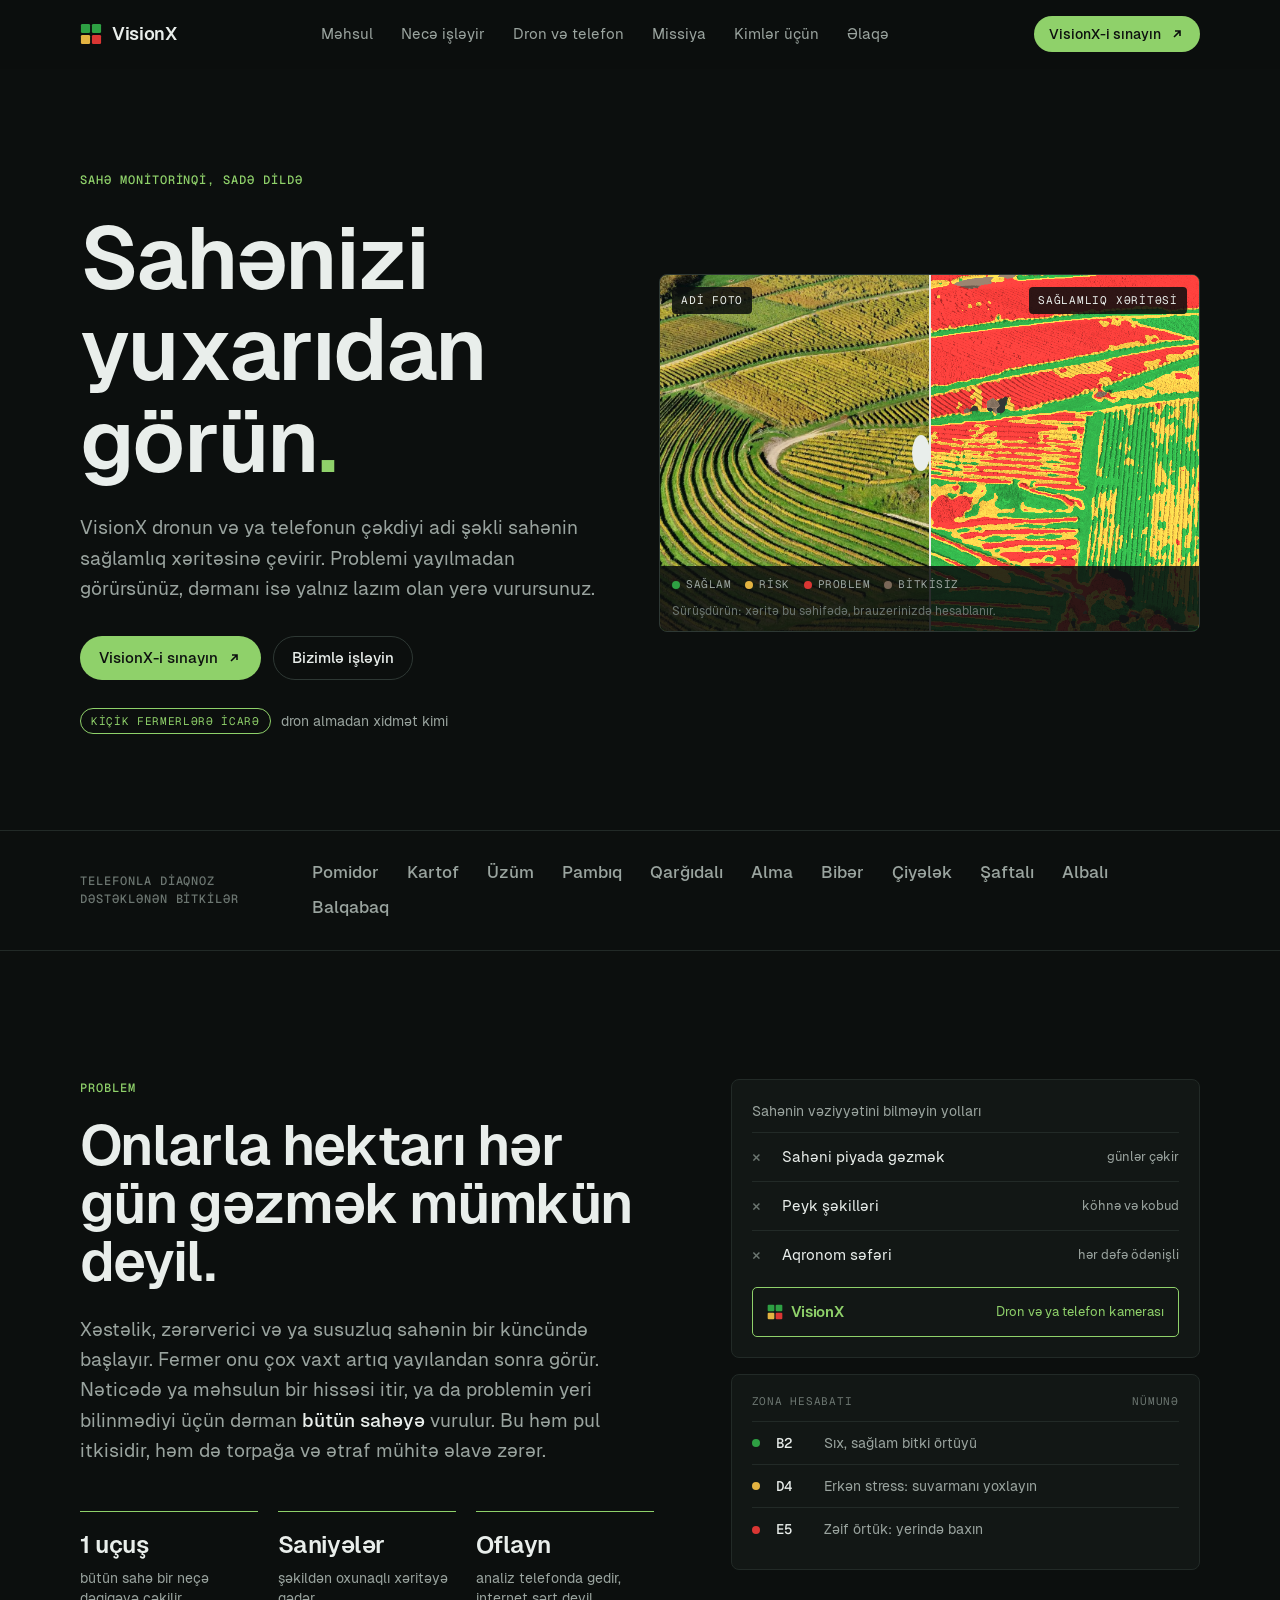
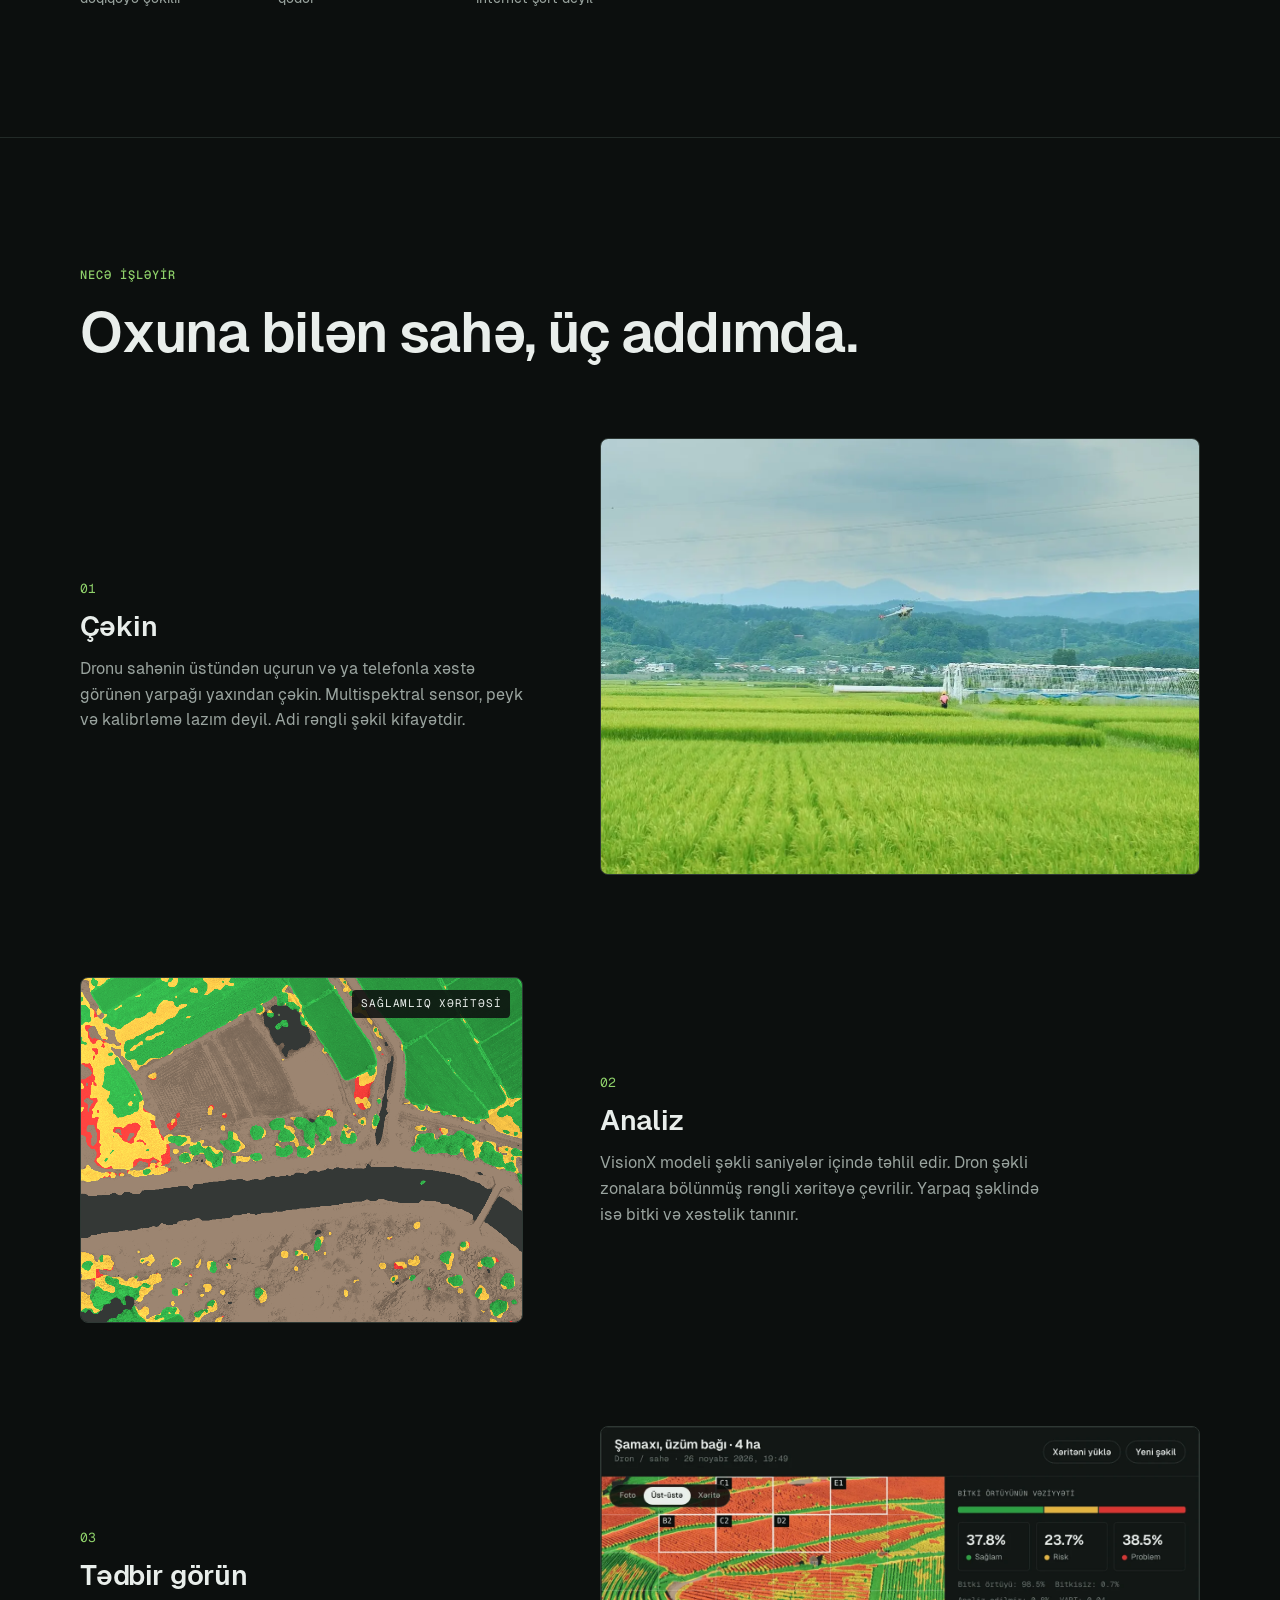
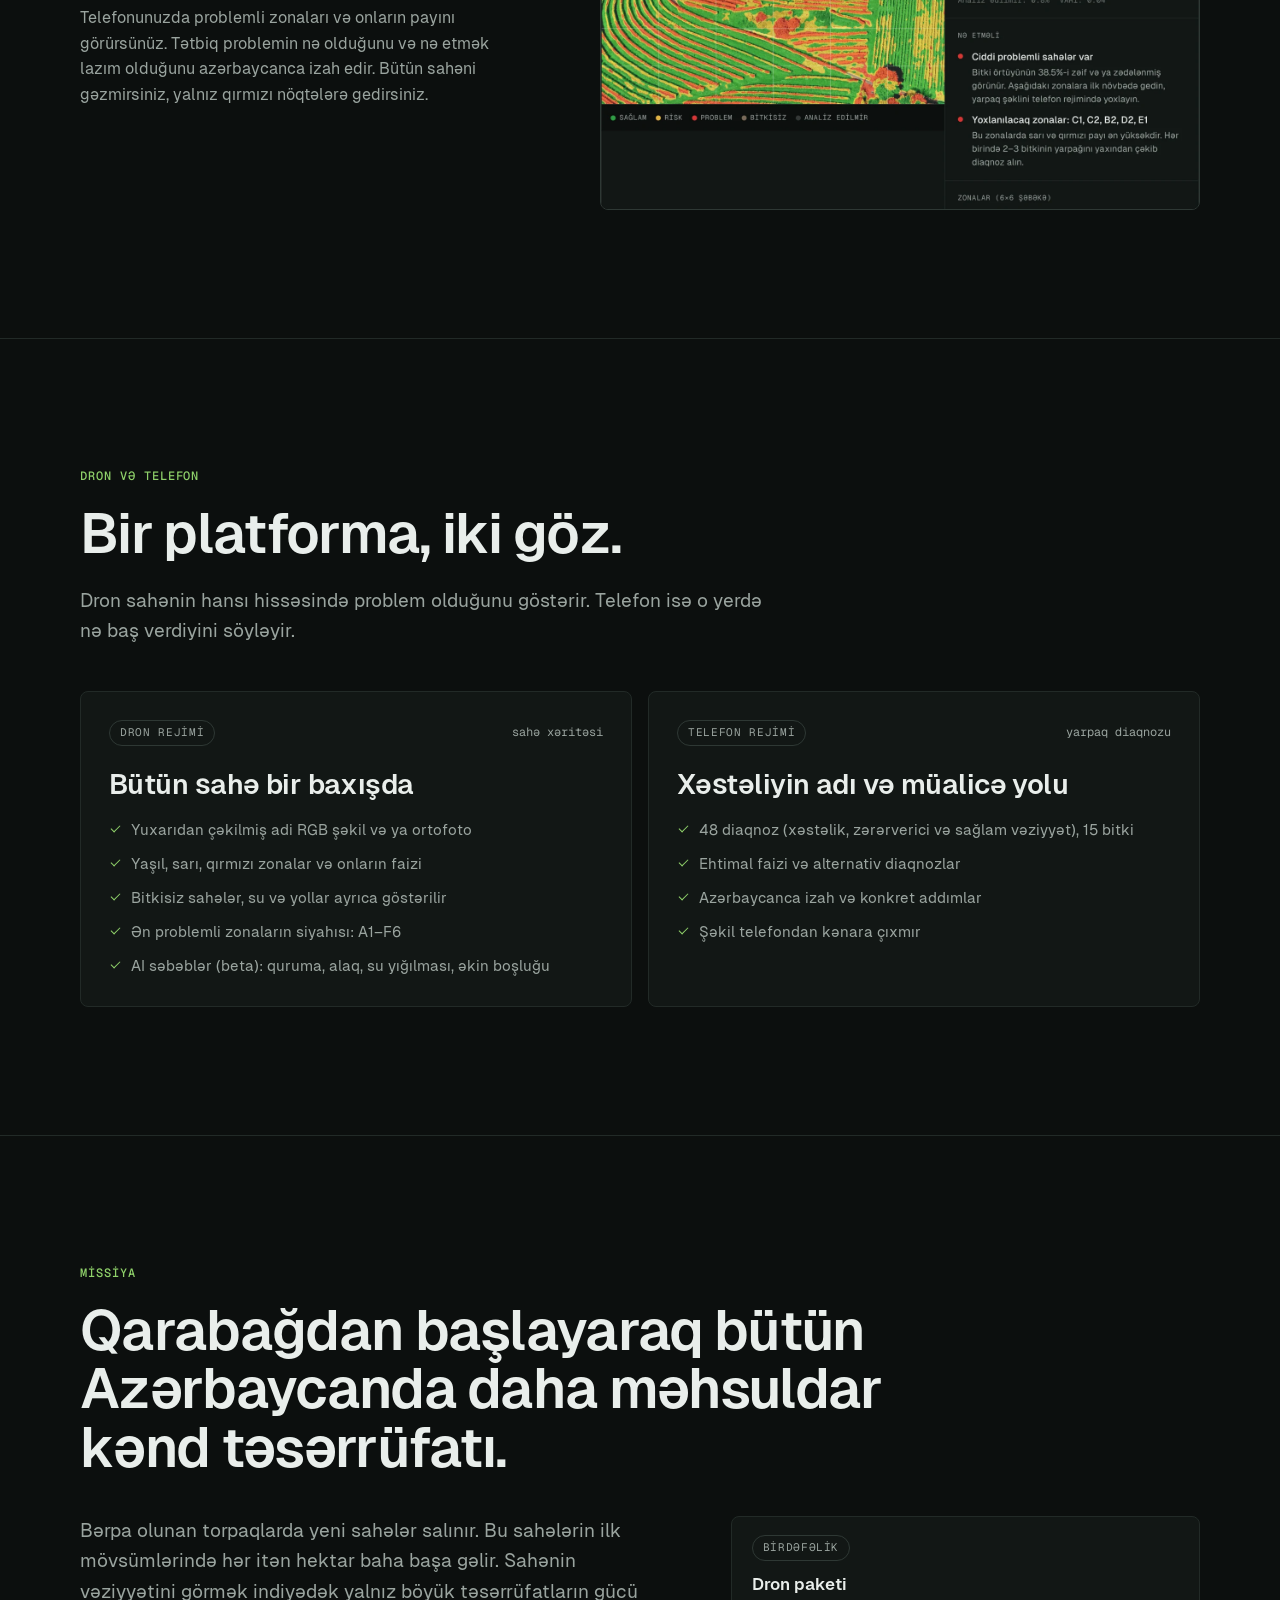
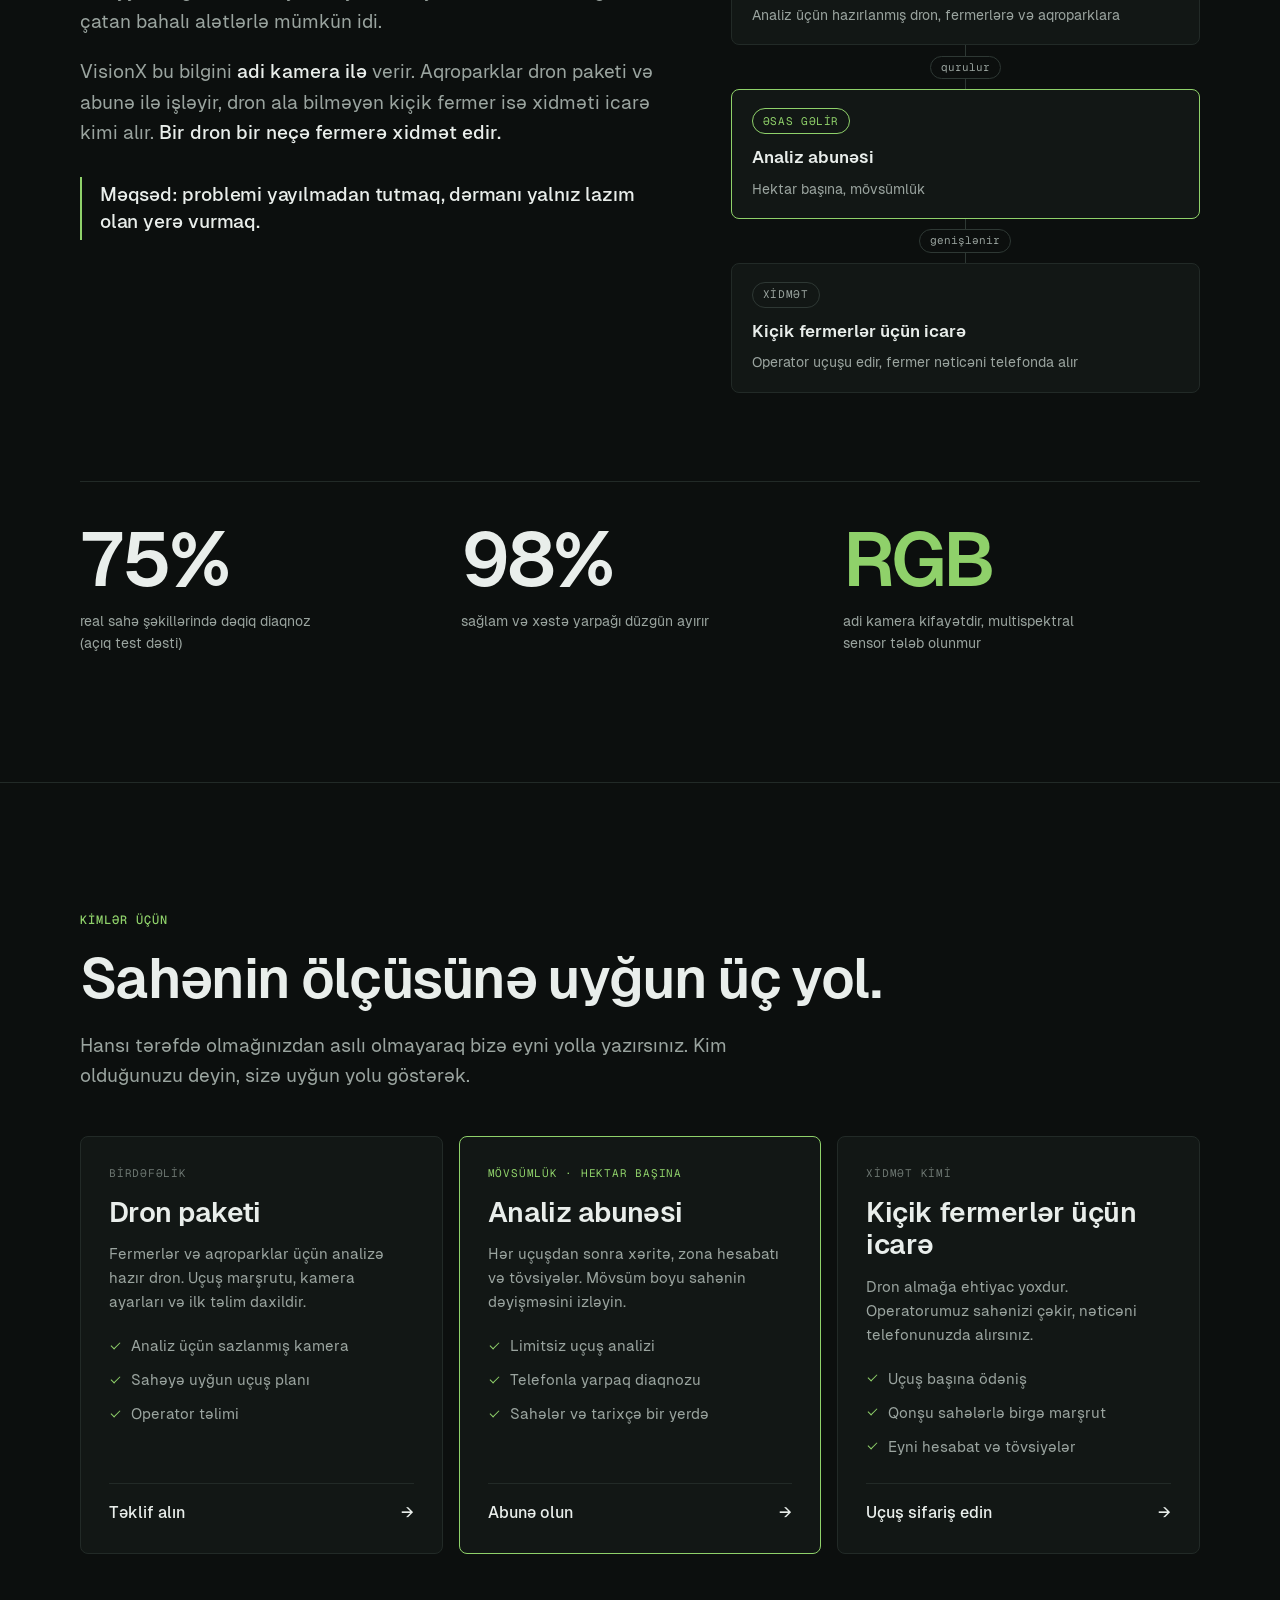
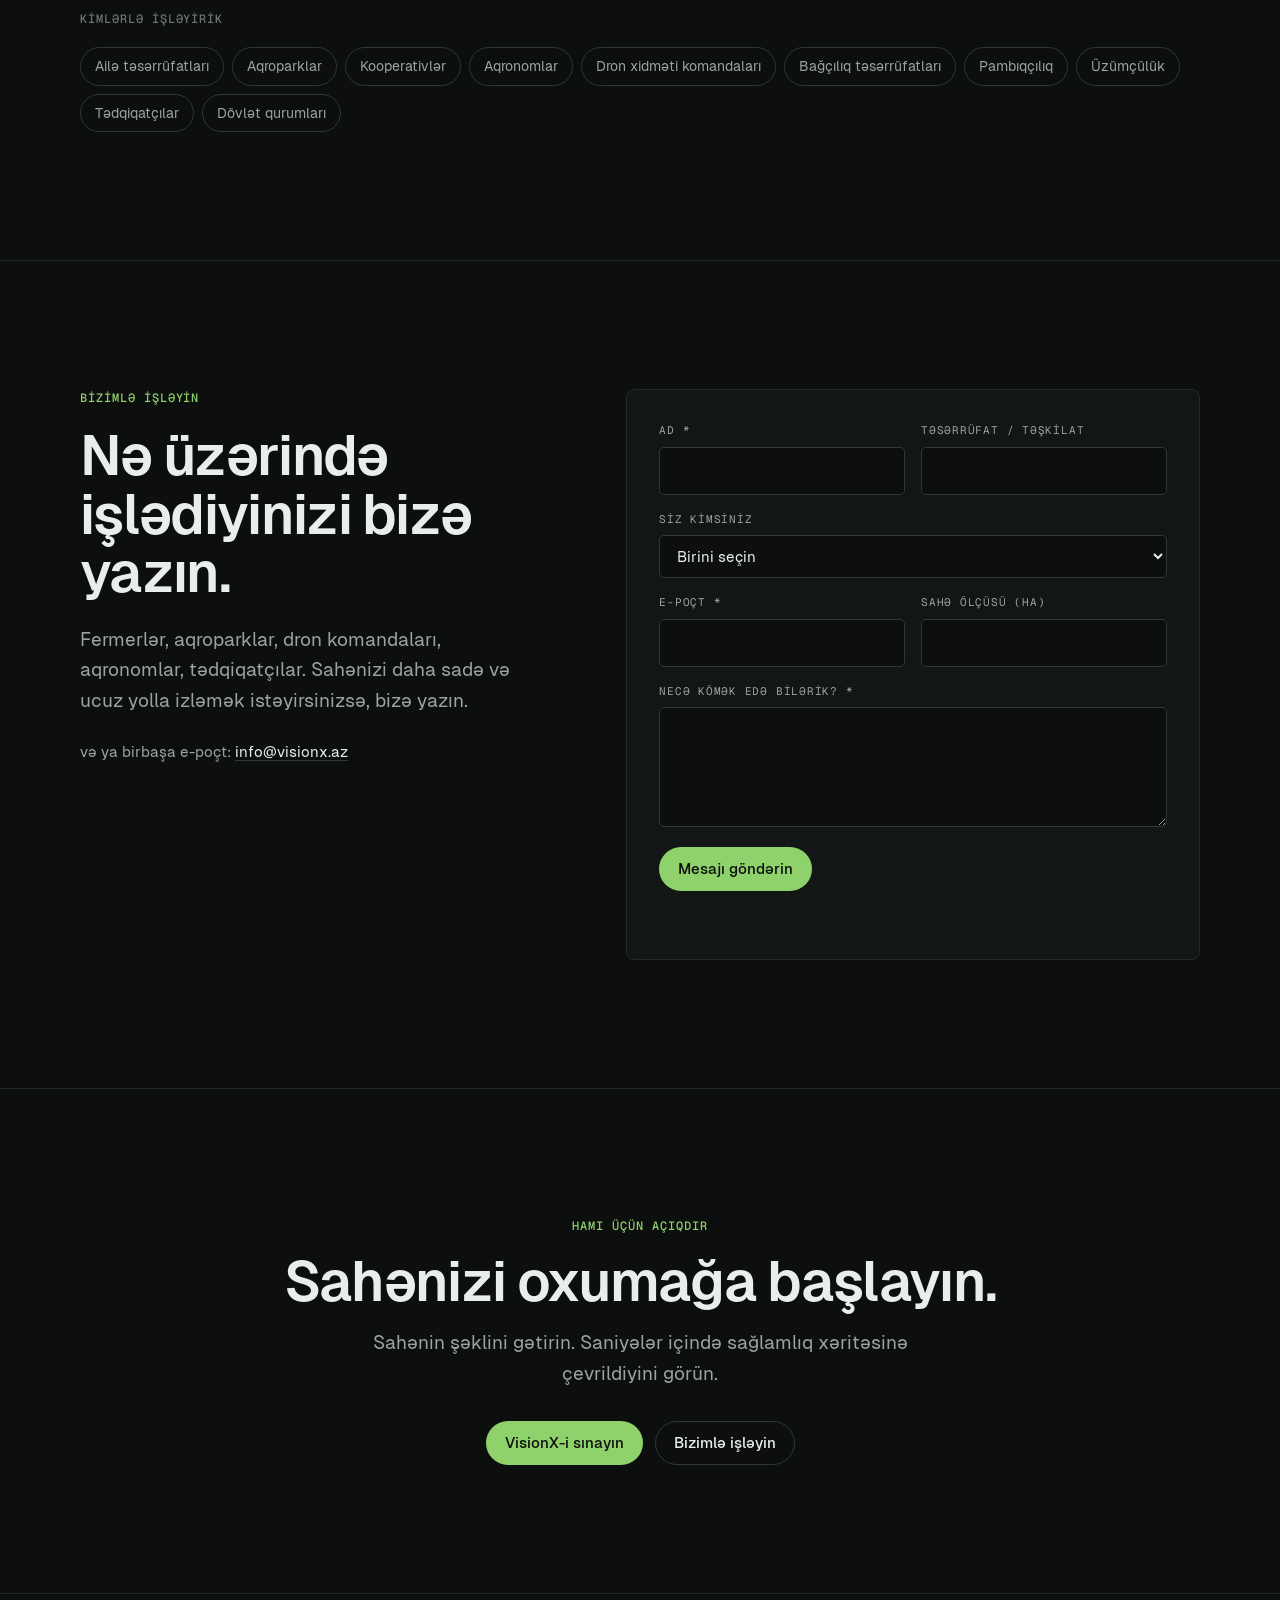
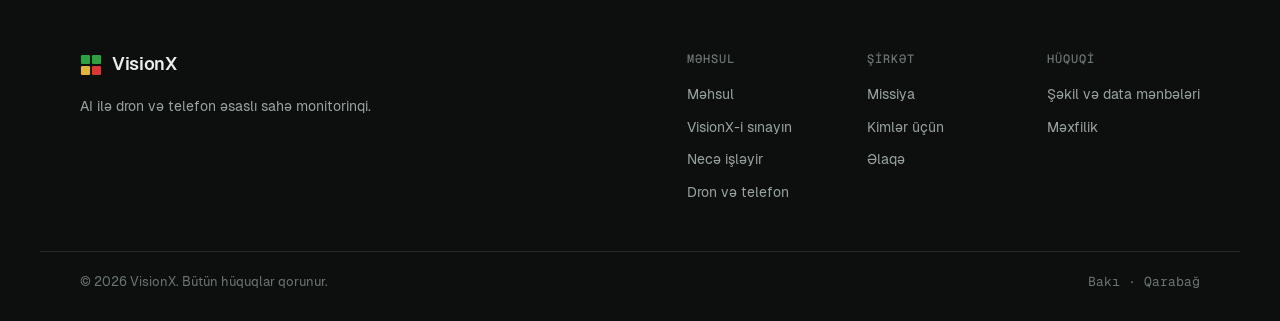
<file: web/index.html>
<!doctype html>
<html lang="az">
<head>
<meta charset="utf-8">
<meta name="viewport" content="width=device-width, initial-scale=1">
<title>VisionX — dron və telefonla sahə monitorinqi</title>
<meta name="description" content="VisionX dron və ya telefon şəklini sahənin sağlamlıq xəritəsinə çevirir: yaşıl sağlam, sarı risk, qırmızı problem. Xəstəliyi tanıyır və nə etməli olduğunuzu azərbaycanca izah edir.">
<meta name="theme-color" content="#0c0f0e">
<meta property="og:title" content="VisionX — sahənizi yuxarıdan görün">
<meta property="og:description" content="Dron və ya telefon şəklindən sahənin sağlamlıq xəritəsi və xəstəlik diaqnozu.">
<meta property="og:image" content="assets/img/field-vineyard.webp">
<link rel="icon" href="assets/img/favicon.svg" type="image/svg+xml">
<link rel="preload" href="assets/fonts/geist-sans-latin-600-normal.woff2" as="font" type="font/woff2" crossorigin>
<link rel="preload" href="assets/fonts/geist-sans-latin-400-normal.woff2" as="font" type="font/woff2" crossorigin>
<link rel="stylesheet" href="assets/css/base.css">
<link rel="stylesheet" href="assets/css/site.css">
</head>
<body>

<header class="nav" id="top">
  <div class="wrap nav__inner">
    <a class="logo" href="#top" aria-label="VisionX ana səhifə">
      <svg viewBox="0 0 24 24" aria-hidden="true"><rect x="1" y="1" width="10" height="10" rx="1.5" fill="#2ea043"/><rect x="13" y="1" width="10" height="10" rx="1.5" fill="#2ea043"/><rect x="1" y="13" width="10" height="10" rx="1.5" fill="#e3b341"/><rect x="13" y="13" width="10" height="10" rx="1.5" fill="#da3633"/></svg>
      <span>VisionX</span>
    </a>
    <nav class="nav__links" aria-label="Əsas menyu">
      <a href="mehsul.html">Məhsul</a>
      <a href="#nece-isleyir">Necə işləyir</a>
      <a href="#rejimler">Dron və telefon</a>
      <a href="#missiya">Missiya</a>
      <a href="#kimler-ucun">Kimlər üçün</a>
      <a href="#elaqe">Əlaqə</a>
    </nav>
    <div class="nav__cta">
      <a class="btn btn--primary btn--sm" href="app/">VisionX-i sınayın
        <svg viewBox="0 0 16 16" fill="none" stroke="currentColor" stroke-width="1.6"><path d="M5 11 11 5M6 5h5v5"/></svg></a>
      <button class="nav__toggle" aria-label="Menyunu aç" aria-expanded="false" aria-controls="mobile-menu"><span></span><span></span></button>
    </div>
  </div>
  <div class="mobile-menu" id="mobile-menu" hidden>
    <a href="mehsul.html">Məhsul</a>
    <a href="#nece-isleyir">Necə işləyir</a>
    <a href="#rejimler">Dron və telefon</a>
    <a href="#missiya">Missiya</a>
    <a href="#kimler-ucun">Kimlər üçün</a>
    <a href="#elaqe">Əlaqə</a>
    <a class="btn btn--primary" href="app/">VisionX-i sınayın</a>
  </div>
</header>

<main>

<!-- HERO -->
<section class="hero">
  <div class="wrap hero__grid">
    <div class="hero__copy">
      <p class="eyebrow">Sahə monitorinqi, sadə dildə</p>
      <h1>Sahənizi<br>yuxarıdan<br>görün<span class="accent">.</span></h1>
      <p class="lead">VisionX dronun və ya telefonun çəkdiyi adi şəkli sahənin sağlamlıq xəritəsinə çevirir. Problemi yayılmadan görürsünüz, dərmanı isə yalnız lazım olan yerə vurursunuz.</p>
      <div class="hero__actions">
        <a class="btn btn--primary" href="app/">VisionX-i sınayın
          <svg viewBox="0 0 16 16" fill="none" stroke="currentColor" stroke-width="1.6"><path d="M5 11 11 5M6 5h5v5"/></svg></a>
        <a class="btn btn--ghost" href="#elaqe">Bizimlə işləyin</a>
      </div>
      <p class="hero__note"><span class="tag tag--accent">Kiçik fermerlərə icarə</span> <span class="muted">dron almadan xidmət kimi</span></p>
    </div>

    <figure class="compare" data-compare data-src="assets/img/field-vineyard.webp">
      <img class="compare__photo" src="assets/img/field-vineyard.webp" alt="Üzüm bağının yuxarıdan çəkilmiş adi fotosu" width="1440" height="954" fetchpriority="high">
      <div class="compare__map" aria-hidden="true"><canvas></canvas></div>
      <span class="compare__label compare__label--l">Adi foto</span>
      <span class="compare__label compare__label--r">Sağlamlıq xəritəsi</span>
      <div class="compare__handle" aria-hidden="true"><svg viewBox="0 0 16 16" fill="none" stroke="currentColor" stroke-width="1.6"><path d="M6 4 2 8l4 4M10 4l4 4-4 4"/></svg></div>
      <input class="compare__range" type="range" min="0" max="100" value="50" aria-label="Foto ilə xəritə arasında sürüşdürün">
      <figcaption>
        <span class="legend"><span><i class="dot dot--ok"></i>Sağlam</span><span><i class="dot dot--warn"></i>Risk</span><span><i class="dot dot--bad"></i>Problem</span><span><i class="dot dot--soil"></i>Bitkisiz</span></span>
        <span class="compare__hint">Sürüşdürün: xəritə bu səhifədə, brauzerinizdə hesablanır.</span>
      </figcaption>
    </figure>
  </div>
</section>

<!-- CROPS STRIP (replaces press logos) -->
<section class="strip" aria-label="Dəstəklənən bitkilər">
  <div class="wrap strip__inner">
    <p class="eyebrow eyebrow--muted">Telefonla diaqnoz dəstəklənən bitkilər</p>
    <ul class="strip__list">
      <li>Pomidor</li><li>Kartof</li><li>Üzüm</li><li>Pambıq</li><li>Qarğıdalı</li><li>Alma</li><li>Bibər</li><li>Çiyələk</li><li>Şaftalı</li><li>Albalı</li><li>Balqabaq</li>
    </ul>
  </div>
</section>

<!-- THE PROBLEM -->
<section class="section" id="problem">
  <div class="wrap split">
    <div>
      <p class="eyebrow">Problem</p>
      <h2>Onlarla hektarı hər gün gəzmək mümkün deyil.</h2>
      <p class="lead">Xəstəlik, zərərverici və ya susuzluq sahənin bir küncündə başlayır. Fermer onu çox vaxt artıq yayılandan sonra görür. Nəticədə ya məhsulun bir hissəsi itir, ya da problemin yeri bilinmədiyi üçün dərman <strong>bütün sahəyə</strong> vurulur. Bu həm pul itkisidir, həm də torpağa və ətraf mühitə əlavə zərər.</p>
      <dl class="stats3">
        <div><dt>1 uçuş</dt><dd>bütün sahə bir neçə dəqiqəyə çəkilir</dd></div>
        <div><dt>Saniyələr</dt><dd>şəkildən oxunaqlı xəritəyə qədər</dd></div>
        <div><dt>Oflayn</dt><dd>analiz telefonda gedir, internet şərt deyil</dd></div>
      </dl>
    </div>
    <div class="stack">
      <div class="card ways">
        <p class="ways__title">Sahənin vəziyyətini bilməyin yolları</p>
        <ul>
          <li><span class="x">×</span>Sahəni piyada gəzmək<span class="muted">günlər çəkir</span></li>
          <li><span class="x">×</span>Peyk şəkilləri<span class="muted">köhnə və kobud</span></li>
          <li><span class="x">×</span>Aqronom səfəri<span class="muted">hər dəfə ödənişli</span></li>
          <li class="ways__us"><span class="logo logo--sm"><svg viewBox="0 0 24 24" aria-hidden="true"><rect x="1" y="1" width="10" height="10" rx="1.5" fill="#2ea043"/><rect x="13" y="1" width="10" height="10" rx="1.5" fill="#2ea043"/><rect x="1" y="13" width="10" height="10" rx="1.5" fill="#e3b341"/><rect x="13" y="13" width="10" height="10" rx="1.5" fill="#da3633"/></svg>VisionX</span><span>Dron və ya telefon kamerası</span></li>
        </ul>
      </div>
      <div class="card readings">
        <div class="readings__head"><span>Zona hesabatı</span><span>Nümunə</span></div>
        <ul>
          <li><i class="dot dot--ok"></i><b class="mono">B2</b><span>Sıx, sağlam bitki örtüyü</span></li>
          <li><i class="dot dot--warn"></i><b class="mono">D4</b><span>Erkən stress: suvarmanı yoxlayın</span></li>
          <li><i class="dot dot--bad"></i><b class="mono">E5</b><span>Zəif örtük: yerində baxın</span></li>
        </ul>
      </div>
    </div>
  </div>
</section>

<!-- HOW IT WORKS -->
<section class="section" id="nece-isleyir">
  <div class="wrap">
    <p class="eyebrow">Necə işləyir</p>
    <h2 class="h2--narrow">Oxuna bilən sahə, üç addımda.</h2>

    <div class="steps">
      <article class="step">
        <div class="step__text">
          <p class="step__num mono">01</p>
          <h3>Çəkin</h3>
          <p class="muted">Dronu sahənin üstündən uçurun və ya telefonla xəstə görünən yarpağı yaxından çəkin. Multispektral sensor, peyk və kalibrləmə lazım deyil. Adi rəngli şəkil kifayətdir.</p>
        </div>
        <figure class="step__media"><img src="assets/img/drone-rice.webp" alt="Düyü sahəsinin üzərində uçan kənd təsərrüfatı dronu" loading="lazy" width="1200" height="873"></figure>
      </article>

      <article class="step step--rev">
        <div class="step__text">
          <p class="step__num mono">02</p>
          <h3>Analiz</h3>
          <p class="muted">VisionX modeli şəkli saniyələr içində təhlil edir. Dron şəkli zonalara bölünmüş rəngli xəritəyə çevrilir. Yarpaq şəklində isə bitki və xəstəlik tanınır.</p>
        </div>
        <figure class="step__media step__media--map" data-livemap data-src="assets/img/field-canal.webp">
          <canvas aria-label="Suvarma kanalı ətrafındakı sahələrin sağlamlıq xəritəsi" role="img"></canvas>
          <span class="compare__label compare__label--r">Sağlamlıq xəritəsi</span>
        </figure>
      </article>

      <article class="step">
        <div class="step__text">
          <p class="step__num mono">03</p>
          <h3>Tədbir görün</h3>
          <p class="muted">Telefonunuzda problemli zonaları və onların payını görürsünüz. Tətbiq problemin nə olduğunu və nə etmək lazım olduğunu azərbaycanca izah edir. Bütün sahəni gəzmirsiniz, yalnız qırmızı nöqtələrə gedirsiniz.</p>
        </div>
        <figure class="step__media step__media--shot"><img src="assets/img/app-result.webp" alt="VisionX tətbiqində sahə hesabatı: xəritə, zonalar və tövsiyələr" loading="lazy" width="1400" height="894"></figure>
      </article>
    </div>
  </div>
</section>

<!-- TWO MODES -->
<section class="section" id="rejimler">
  <div class="wrap">
    <p class="eyebrow">Dron və telefon</p>
    <h2 class="h2--narrow">Bir platforma, iki göz.</h2>
    <p class="lead lead--narrow">Dron sahənin hansı hissəsində problem olduğunu göstərir. Telefon isə o yerdə nə baş verdiyini söyləyir.</p>
    <div class="modes">
      <article class="card mode">
        <div class="mode__head"><span class="tag">Dron rejimi</span><span class="mono muted">sahə xəritəsi</span></div>
        <h3>Bütün sahə bir baxışda</h3>
        <ul class="checks">
          <li>Yuxarıdan çəkilmiş adi RGB şəkil və ya ortofoto</li>
          <li>Yaşıl, sarı, qırmızı zonalar və onların faizi</li>
          <li>Bitkisiz sahələr, su və yollar ayrıca göstərilir</li>
          <li>Ən problemli zonaların siyahısı: A1–F6</li>
          <li>AI səbəblər (beta): quruma, alaq, su yığılması, əkin boşluğu</li>
        </ul>
      </article>
      <article class="card mode">
        <div class="mode__head"><span class="tag">Telefon rejimi</span><span class="mono muted">yarpaq diaqnozu</span></div>
        <h3>Xəstəliyin adı və müalicə yolu</h3>
        <ul class="checks">
          <li><span data-stat="classes">48</span> diaqnoz (xəstəlik, zərərverici və sağlam vəziyyət), <span data-stat="crops">15</span> bitki</li>
          <li>Ehtimal faizi və alternativ diaqnozlar</li>
          <li>Azərbaycanca izah və konkret addımlar</li>
          <li>Şəkil telefondan kənara çıxmır</li>
        </ul>
      </article>
    </div>
  </div>
</section>

<!-- MISSION / BUSINESS MODEL -->
<section class="section" id="missiya">
  <div class="wrap">
    <p class="eyebrow">Missiya</p>
    <h2 class="h2--narrow">Qarabağdan başlayaraq bütün Azərbaycanda daha məhsuldar kənd təsərrüfatı.</h2>
    <div class="split split--mission">
      <div class="mission__text">
        <p class="lead">Bərpa olunan torpaqlarda yeni sahələr salınır. Bu sahələrin ilk mövsümlərində hər itən hektar baha başa gəlir. Sahənin vəziyyətini görmək indiyədək yalnız böyük təsərrüfatların gücü çatan bahalı alətlərlə mümkün idi.</p>
        <p class="lead">VisionX bu bilgini <strong>adi kamera ilə</strong> verir. Aqroparklar dron paketi və abunə ilə işləyir, dron ala bilməyən kiçik fermer isə xidməti icarə kimi alır. <strong>Bir dron bir neçə fermerə xidmət edir.</strong></p>
        <blockquote>Məqsəd: problemi yayılmadan tutmaq, dərmanı yalnız lazım olan yerə vurmaq.</blockquote>
      </div>
      <div class="flow" aria-label="Biznes modeli">
        <div class="card flow__node"><span class="tag">Birdəfəlik</span><b>Dron paketi</b><span class="muted">Analiz üçün hazırlanmış dron, fermerlərə və aqroparklara</span></div>
        <div class="flow__link"><span>qurulur</span></div>
        <div class="card flow__node flow__node--core"><span class="tag tag--accent">Əsas gəlir</span><b>Analiz abunəsi</b><span class="muted">Hektar başına, mövsümlük</span></div>
        <div class="flow__link"><span>genişlənir</span></div>
        <div class="card flow__node"><span class="tag">Xidmət</span><b>Kiçik fermerlər üçün icarə</b><span class="muted">Operator uçuşu edir, fermer nəticəni telefonda alır</span></div>
      </div>
    </div>
    <dl class="bigstats">
      <div><dt data-stat="acc">—</dt><dd>real sahə şəkillərində dəqiq diaqnoz (açıq test dəsti)</dd></div>
      <div><dt data-stat="hd">—</dt><dd>sağlam və xəstə yarpağı düzgün ayırır</dd></div>
      <div><dt class="accent">RGB</dt><dd>adi kamera kifayətdir, multispektral sensor tələb olunmur</dd></div>
    </dl>
  </div>
</section>

<!-- WHO IT'S FOR -->
<section class="section" id="kimler-ucun">
  <div class="wrap">
    <p class="eyebrow">Kimlər üçün</p>
    <h2 class="h2--narrow">Sahənin ölçüsünə uyğun üç yol.</h2>
    <p class="lead lead--narrow">Hansı tərəfdə olmağınızdan asılı olmayaraq bizə eyni yolla yazırsınız. Kim olduğunuzu deyin, sizə uyğun yolu göstərək.</p>
    <div class="plans">
      <article class="card plan">
        <span class="plan__kicker mono">Birdəfəlik</span>
        <h3>Dron paketi</h3>
        <p class="muted">Fermerlər və aqroparklar üçün analizə hazır dron. Uçuş marşrutu, kamera ayarları və ilk təlim daxildir.</p>
        <ul class="checks">
          <li>Analiz üçün sazlanmış kamera</li>
          <li>Sahəyə uyğun uçuş planı</li>
          <li>Operator təlimi</li>
        </ul>
        <a class="plan__link" href="#elaqe" data-role="Dron paketi">Təklif alın <span aria-hidden="true">→</span></a>
      </article>
      <article class="card plan plan--core">
        <span class="plan__kicker mono">Mövsümlük · hektar başına</span>
        <h3>Analiz abunəsi</h3>
        <p class="muted">Hər uçuşdan sonra xəritə, zona hesabatı və tövsiyələr. Mövsüm boyu sahənin dəyişməsini izləyin.</p>
        <ul class="checks">
          <li>Limitsiz uçuş analizi</li>
          <li>Telefonla yarpaq diaqnozu</li>
          <li>Sahələr və tarixçə bir yerdə</li>
        </ul>
        <a class="plan__link" href="#elaqe" data-role="Analiz abunəsi">Abunə olun <span aria-hidden="true">→</span></a>
      </article>
      <article class="card plan">
        <span class="plan__kicker mono">Xidmət kimi</span>
        <h3>Kiçik fermerlər üçün icarə</h3>
        <p class="muted">Dron almağa ehtiyac yoxdur. Operatorumuz sahənizi çəkir, nəticəni telefonunuzda alırsınız.</p>
        <ul class="checks">
          <li>Uçuş başına ödəniş</li>
          <li>Qonşu sahələrlə birgə marşrut</li>
          <li>Eyni hesabat və tövsiyələr</li>
        </ul>
        <a class="plan__link" href="#elaqe" data-role="İcarə xidməti">Uçuş sifariş edin <span aria-hidden="true">→</span></a>
      </article>
    </div>
    <div class="audience">
      <p class="eyebrow eyebrow--muted">Kimlərlə işləyirik</p>
      <ul><li>Ailə təsərrüfatları</li><li>Aqroparklar</li><li>Kooperativlər</li><li>Aqronomlar</li><li>Dron xidməti komandaları</li><li>Bağçılıq təsərrüfatları</li><li>Pambıqçılıq</li><li>Üzümçülük</li><li>Tədqiqatçılar</li><li>Dövlət qurumları</li></ul>
    </div>
  </div>
</section>

<!-- CONTACT -->
<section class="section" id="elaqe">
  <div class="wrap split split--contact">
    <div>
      <p class="eyebrow">Bizimlə işləyin</p>
      <h2>Nə üzərində işlədiyinizi bizə yazın.</h2>
      <p class="lead">Fermerlər, aqroparklar, dron komandaları, aqronomlar, tədqiqatçılar. Sahənizi daha sadə və ucuz yolla izləmək istəyirsinizsə, bizə yazın.</p>
      <p class="contact__mail muted">və ya birbaşa e-poçt: <a data-email href="mailto:info@visionx.az">info@visionx.az</a></p>
    </div>
    <form class="card form" id="contact-form" novalidate>
      <div class="form__row">
        <label><span>Ad *</span><input name="name" required autocomplete="name"></label>
        <label><span>Təsərrüfat / təşkilat</span><input name="org" autocomplete="organization"></label>
      </div>
      <label><span>Siz kimsiniz</span>
        <select name="role">
          <option value="">Birini seçin</option>
          <option>Fermer / ailə təsərrüfatı</option>
          <option>Aqropark</option>
          <option>Dron xidməti komandası</option>
          <option>Aqronom / tədqiqatçı</option>
          <option>Dövlət qurumu</option>
          <option>Digər</option>
        </select>
      </label>
      <div class="form__row">
        <label><span>E-poçt *</span><input name="email" type="email" required autocomplete="email"></label>
        <label><span>Sahə ölçüsü (ha)</span><input name="ha" inputmode="decimal"></label>
      </div>
      <label><span>Necə kömək edə bilərik? *</span><textarea name="msg" rows="4" required></textarea></label>
      <button class="btn btn--primary" type="submit">Mesajı göndərin</button>
      <p class="form__status" role="status" aria-live="polite"></p>
    </form>
  </div>
</section>

<!-- CTA -->
<section class="cta">
  <div class="wrap cta__inner">
    <p class="eyebrow">Hamı üçün açıqdır</p>
    <h2>Sahənizi oxumağa başlayın.</h2>
    <p class="lead">Sahənin şəklini gətirin. Saniyələr içində sağlamlıq xəritəsinə çevrildiyini görün.</p>
    <div class="hero__actions hero__actions--center">
      <a class="btn btn--primary" href="app/">VisionX-i sınayın</a>
      <a class="btn btn--ghost" href="#elaqe">Bizimlə işləyin</a>
    </div>
  </div>
</section>

</main>

<footer class="footer">
  <div class="wrap footer__inner">
    <div class="footer__brand">
      <a class="logo" href="#top"><svg viewBox="0 0 24 24" aria-hidden="true"><rect x="1" y="1" width="10" height="10" rx="1.5" fill="#2ea043"/><rect x="13" y="1" width="10" height="10" rx="1.5" fill="#2ea043"/><rect x="1" y="13" width="10" height="10" rx="1.5" fill="#e3b341"/><rect x="13" y="13" width="10" height="10" rx="1.5" fill="#da3633"/></svg><span>VisionX</span></a>
      <p class="muted">AI ilə dron və telefon əsaslı sahə monitorinqi.</p>
    </div>
    <nav class="footer__cols" aria-label="Alt menyu">
      <div><p class="eyebrow eyebrow--muted">Məhsul</p><a href="mehsul.html">Məhsul</a><a href="app/">VisionX-i sınayın</a><a href="#nece-isleyir">Necə işləyir</a><a href="#rejimler">Dron və telefon</a></div>
      <div><p class="eyebrow eyebrow--muted">Şirkət</p><a href="#missiya">Missiya</a><a href="#kimler-ucun">Kimlər üçün</a><a href="#elaqe">Əlaqə</a></div>
      <div><p class="eyebrow eyebrow--muted">Hüquqi</p><a href="credits.html">Şəkil və data mənbələri</a><a href="credits.html#mexfilik">Məxfilik</a></div>
    </nav>
  </div>
  <div class="wrap footer__base"><span>© <span data-year>2026</span> VisionX. Bütün hüquqlar qorunur.</span><span class="mono">Bakı · Qarabağ</span></div>
</footer>

<script type="module" src="assets/js/site.js"></script>
</body>
</html>
</file>
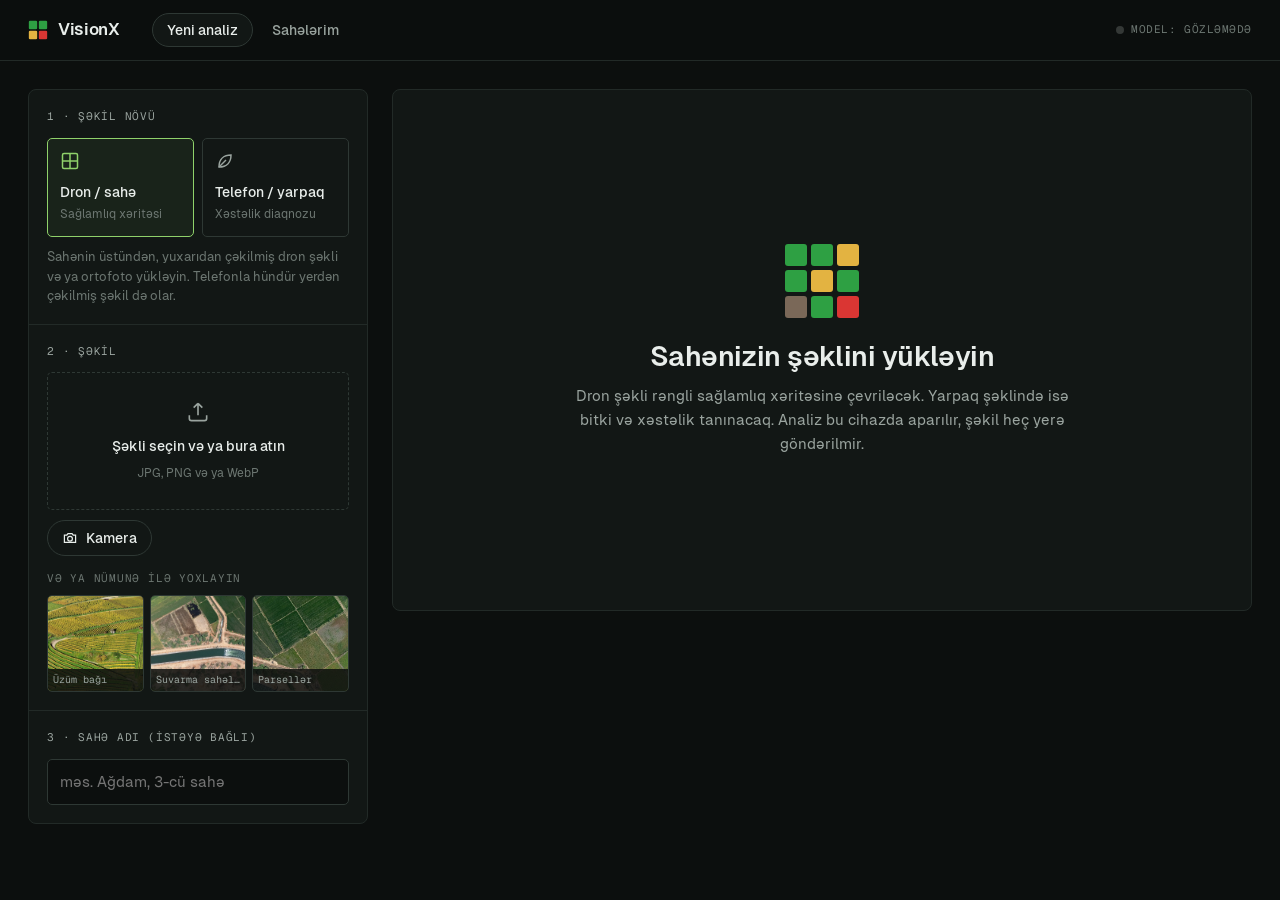
<file: web/app/index.html>
<!doctype html>
<html lang="az">
<head>
<meta charset="utf-8">
<meta name="viewport" content="width=device-width, initial-scale=1, viewport-fit=cover">
<title>VisionX — Sahə analizi</title>
<meta name="description" content="Dron və ya telefon şəklini yükləyin: sahənin sağlamlıq xəritəsi və yarpaq xəstəliyi diaqnozu.">
<meta name="theme-color" content="#0c0f0e">
<link rel="icon" href="../assets/img/favicon.svg" type="image/svg+xml">
<link rel="manifest" href="manifest.webmanifest">
<link rel="stylesheet" href="../assets/css/base.css">
<link rel="stylesheet" href="../assets/css/app.css">
</head>
<body class="app">

<header class="appbar">
  <div class="appbar__inner">
    <a class="logo" href="../" aria-label="VisionX sayt">
      <svg viewBox="0 0 24 24" aria-hidden="true"><rect x="1" y="1" width="10" height="10" rx="1.5" fill="#2ea043"/><rect x="13" y="1" width="10" height="10" rx="1.5" fill="#2ea043"/><rect x="1" y="13" width="10" height="10" rx="1.5" fill="#e3b341"/><rect x="13" y="13" width="10" height="10" rx="1.5" fill="#da3633"/></svg>
      <span>VisionX</span>
    </a>
    <nav class="tabs" role="tablist" aria-label="Bölmələr">
      <button role="tab" class="tabs__btn" aria-selected="true" data-view="new">Yeni analiz</button>
      <button role="tab" class="tabs__btn" aria-selected="false" data-view="fields">Sahələrim <span class="tabs__count" data-count hidden></span></button>
    </nav>
    <span class="appbar__status mono" data-model-status title="AI modelinin vəziyyəti"><i class="dot dot--void"></i><span>Model</span></span>
  </div>
</header>

<main class="appmain">

  <!-- NEW ANALYSIS -->
  <section class="view" data-view-panel="new">
    <div class="workspace">
      <aside class="panel">
        <div class="panel__block">
          <p class="label">1 · Şəkil növü</p>
          <div class="segmented" role="radiogroup" aria-label="Analiz rejimi">
            <label><input type="radio" name="mode" value="field" checked><span>
              <svg viewBox="0 0 20 20" fill="none" stroke="currentColor" stroke-width="1.5" aria-hidden="true"><rect x="2.5" y="2.5" width="15" height="15" rx="1.5"/><path d="M2.5 10h15M10 2.5v15"/></svg>
              <b>Dron / sahə</b><small>Sağlamlıq xəritəsi</small></span></label>
            <label><input type="radio" name="mode" value="leaf"><span>
              <svg viewBox="0 0 20 20" fill="none" stroke="currentColor" stroke-width="1.5" aria-hidden="true"><path d="M4 16C4 8 9 4 16 4c0 7-4 12-12 12Z"/><path d="M4 16 11 9"/></svg>
              <b>Telefon / yarpaq</b><small>Xəstəlik diaqnozu</small></span></label>
          </div>
          <p class="hint" data-mode-hint>Sahənin üstündən, yuxarıdan çəkilmiş dron şəkli və ya ortofoto yükləyin.</p>
        </div>

        <div class="panel__block">
          <p class="label">2 · Şəkil</p>
          <label class="drop" data-drop>
            <input type="file" accept="image/*" data-file hidden>
            <svg viewBox="0 0 24 24" fill="none" stroke="currentColor" stroke-width="1.5" aria-hidden="true"><path d="M12 15V4m0 0L8 8m4-4 4 4"/><path d="M4 15v3a2 2 0 0 0 2 2h12a2 2 0 0 0 2-2v-3"/></svg>
            <b>Şəkli seçin və ya bura atın</b>
            <small>JPG, PNG və ya WebP</small>
          </label>
          <div class="actions-row">
            <label class="btn btn--ghost btn--sm camera-btn"><input type="file" accept="image/*" capture="environment" data-camera hidden>
              <svg viewBox="0 0 20 20" fill="none" stroke="currentColor" stroke-width="1.5" aria-hidden="true"><path d="M3 6.5h3l1.5-2h5L14 6.5h3v9H3z"/><circle cx="10" cy="11" r="3"/></svg>Kamera</label>
          </div>
          <div class="samples">
            <p class="label label--sub">və ya nümunə ilə yoxlayın</p>
            <div class="samples__list" data-samples></div>
          </div>
        </div>

        <div class="panel__block">
          <p class="label">3 · Sahə adı <span class="muted">(istəyə bağlı)</span></p>
          <input class="input" data-field-name placeholder="məs. Ağdam, 3-cü sahə" maxlength="60" list="field-names">
          <datalist id="field-names"></datalist>
        </div>
      </aside>

      <section class="stage" aria-live="polite">
        <div class="empty" data-empty>
          <div class="empty__art" aria-hidden="true">
            <span></span><span></span><span></span><span></span><span></span><span></span><span></span><span></span><span></span>
          </div>
          <h2>Sahənizin şəklini yükləyin</h2>
          <p class="muted">Dron şəkli rəngli sağlamlıq xəritəsinə çevriləcək. Yarpaq şəklində isə bitki və xəstəlik tanınacaq. Analiz bu cihazda aparılır, şəkil heç yerə göndərilmir.</p>
        </div>
        <div class="result" data-result hidden></div>
      </section>
    </div>
  </section>

  <!-- FIELDS / HISTORY -->
  <section class="view" data-view-panel="fields" hidden>
    <div class="fields">
      <div class="fields__head">
        <div>
          <h2>Sahələrim</h2>
          <p class="muted">Bu cihazda saxlanmış analizlər. Hər sahənin dəyişməsini zamanla izləyin.</p>
        </div>
        <div class="fields__filters" data-filters></div>
      </div>
      <div class="fields__grid" data-history></div>
      <div class="empty empty--small" data-history-empty hidden>
        <h3>Hələ analiz yoxdur</h3>
        <p class="muted">İlk analizi edin, nəticə avtomatik burada saxlanacaq.</p>
        <button class="btn btn--primary btn--sm" data-goto="new">Yeni analiz</button>
      </div>
    </div>
  </section>

</main>

<template id="tpl-loading">
  <div class="loading">
    <div class="loading__bar"><span></span></div>
    <p class="mono" data-loading-text>Analiz edilir…</p>
  </div>
</template>

<script type="module" src="app.js"></script>
</body>
</html>
</file>
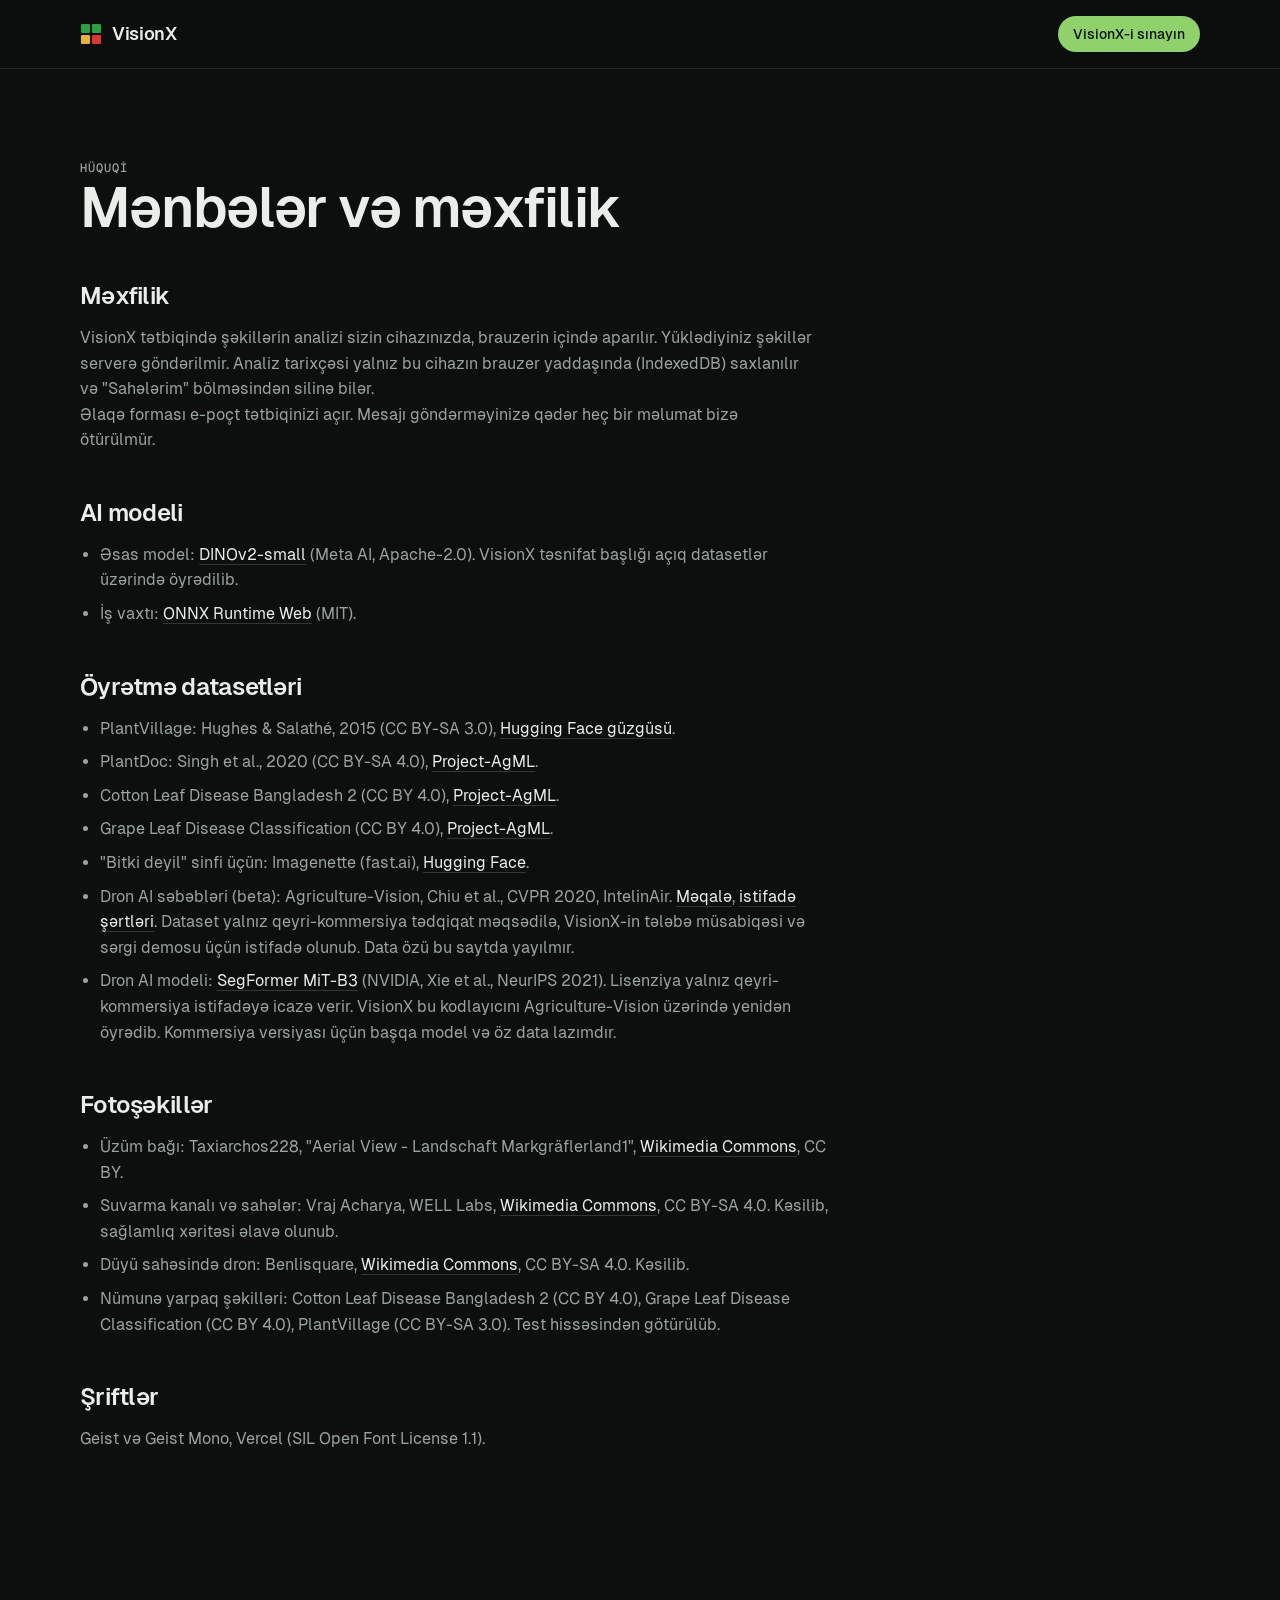
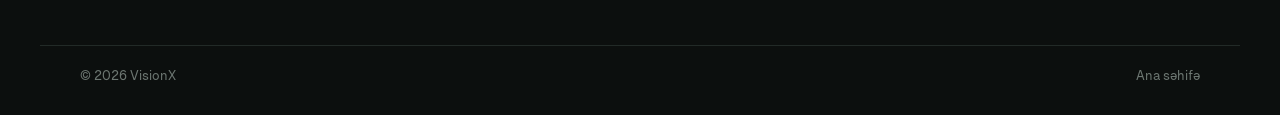
<file: web/credits.html>
<!doctype html>
<html lang="az">
<head>
<meta charset="utf-8">
<meta name="viewport" content="width=device-width, initial-scale=1">
<title>Mənbələr və məxfilik — VisionX</title>
<meta name="theme-color" content="#0c0f0e">
<link rel="icon" href="assets/img/favicon.svg" type="image/svg+xml">
<link rel="stylesheet" href="assets/css/base.css">
<link rel="stylesheet" href="assets/css/site.css">
</head>
<body>
<header class="nav is-scrolled">
  <div class="wrap nav__inner">
    <a class="logo" href="./"><svg viewBox="0 0 24 24" aria-hidden="true"><rect x="1" y="1" width="10" height="10" rx="1.5" fill="#2ea043"/><rect x="13" y="1" width="10" height="10" rx="1.5" fill="#2ea043"/><rect x="1" y="13" width="10" height="10" rx="1.5" fill="#e3b341"/><rect x="13" y="13" width="10" height="10" rx="1.5" fill="#da3633"/></svg><span>VisionX</span></a>
    <a class="btn btn--primary btn--sm" href="app/">VisionX-i sınayın</a>
  </div>
</header>
<main class="doc">
  <div class="wrap">
    <p class="eyebrow">Hüquqi</p>
    <h1>Mənbələr və məxfilik</h1>

    <h2 id="mexfilik">Məxfilik</h2>
    <p>VisionX tətbiqində şəkillərin analizi sizin cihazınızda, brauzerin içində aparılır. Yüklədiyiniz şəkillər serverə göndərilmir. Analiz tarixçəsi yalnız bu cihazın brauzer yaddaşında (IndexedDB) saxlanılır və "Sahələrim" bölməsindən silinə bilər.</p>
    <p>Əlaqə forması e-poçt tətbiqinizi açır. Mesajı göndərməyinizə qədər heç bir məlumat bizə ötürülmür.</p>

    <h2>AI modeli</h2>
    <ul>
      <li>Əsas model: <a href="https://huggingface.co/facebook/dinov2-small">DINOv2-small</a> (Meta AI, Apache-2.0). VisionX təsnifat başlığı açıq datasetlər üzərində öyrədilib.</li>
      <li>İş vaxtı: <a href="https://onnxruntime.ai">ONNX Runtime Web</a> (MIT).</li>
    </ul>

    <h2>Öyrətmə datasetləri</h2>
    <ul>
      <li>PlantVillage: Hughes &amp; Salathé, 2015 (CC BY-SA 3.0), <a href="https://huggingface.co/datasets/BrandonFors/Plant-Diseases-PlantVillage-Dataset">Hugging Face güzgüsü</a>.</li>
      <li>PlantDoc: Singh et al., 2020 (CC BY-SA 4.0), <a href="https://huggingface.co/datasets/Project-AgML/plant_doc_classification">Project-AgML</a>.</li>
      <li>Cotton Leaf Disease Bangladesh 2 (CC BY 4.0), <a href="https://huggingface.co/datasets/Project-AgML/cotton_leaf_disease_classification_bangladesh_2">Project-AgML</a>.</li>
      <li>Grape Leaf Disease Classification (CC BY 4.0), <a href="https://huggingface.co/datasets/Project-AgML/grape_leaf_disease_classification">Project-AgML</a>.</li>
      <li>"Bitki deyil" sinfi üçün: Imagenette (fast.ai), <a href="https://huggingface.co/datasets/johnowhitaker/imagenette2-320">Hugging Face</a>.</li>
      <li>Dron AI səbəbləri (beta): Agriculture-Vision, Chiu et al., CVPR 2020, IntelinAir. <a href="https://arxiv.org/abs/2001.01306">Məqalə</a>, <a href="https://agriculture-vision.intelinair.com/Agriculture-Vision+Dataset+Terms+of+Use.pdf">istifadə şərtləri</a>. Dataset yalnız qeyri-kommersiya tədqiqat məqsədilə, VisionX-in tələbə müsabiqəsi və sərgi demosu üçün istifadə olunub. Data özü bu saytda yayılmır.</li>
      <li>Dron AI modeli: <a href="https://huggingface.co/nvidia/mit-b3">SegFormer MiT-B3</a> (NVIDIA, Xie et al., NeurIPS 2021). Lisenziya yalnız qeyri-kommersiya istifadəyə icazə verir. VisionX bu kodlayıcını Agriculture-Vision üzərində yenidən öyrədib. Kommersiya versiyası üçün başqa model və öz data lazımdır.</li>
    </ul>

    <h2>Fotoşəkillər</h2>
    <ul>
      <li>Üzüm bağı: Taxiarchos228, "Aerial View - Landschaft Markgräflerland1", <a href="https://commons.wikimedia.org/wiki/File:Aerial_View_-_Landschaft_Markgr%C3%A4flerland1.jpg">Wikimedia Commons</a>, CC BY.</li>
      <li>Suvarma kanalı və sahələr: Vraj Acharya, WELL Labs, <a href="https://commons.wikimedia.org/wiki/File:Narayanpur_Right_Bank_Canal_distributary_10_aerial_irrigation_network_Karnataka_India.jpg">Wikimedia Commons</a>, CC BY-SA 4.0. Kəsilib, sağlamlıq xəritəsi əlavə olunub.</li>
      <li>Düyü sahəsində dron: Benlisquare, <a href="https://commons.wikimedia.org/wiki/File:Agricultural_drone_in_use_on_rice_field_near_Nisoshi,_Aomori.jpg">Wikimedia Commons</a>, CC BY-SA 4.0. Kəsilib.</li>
      <li>Nümunə yarpaq şəkilləri: Cotton Leaf Disease Bangladesh 2 (CC BY 4.0), Grape Leaf Disease Classification (CC BY 4.0), PlantVillage (CC BY-SA 3.0). Test hissəsindən götürülüb.</li>
    </ul>

    <h2>Şriftlər</h2>
    <p>Geist və Geist Mono, Vercel (SIL Open Font License 1.1).</p>
  </div>
</main>
<footer class="footer"><div class="wrap footer__base"><span>© 2026 VisionX</span><a href="./">Ana səhifə</a></div></footer>
</body>
</html>
</file>
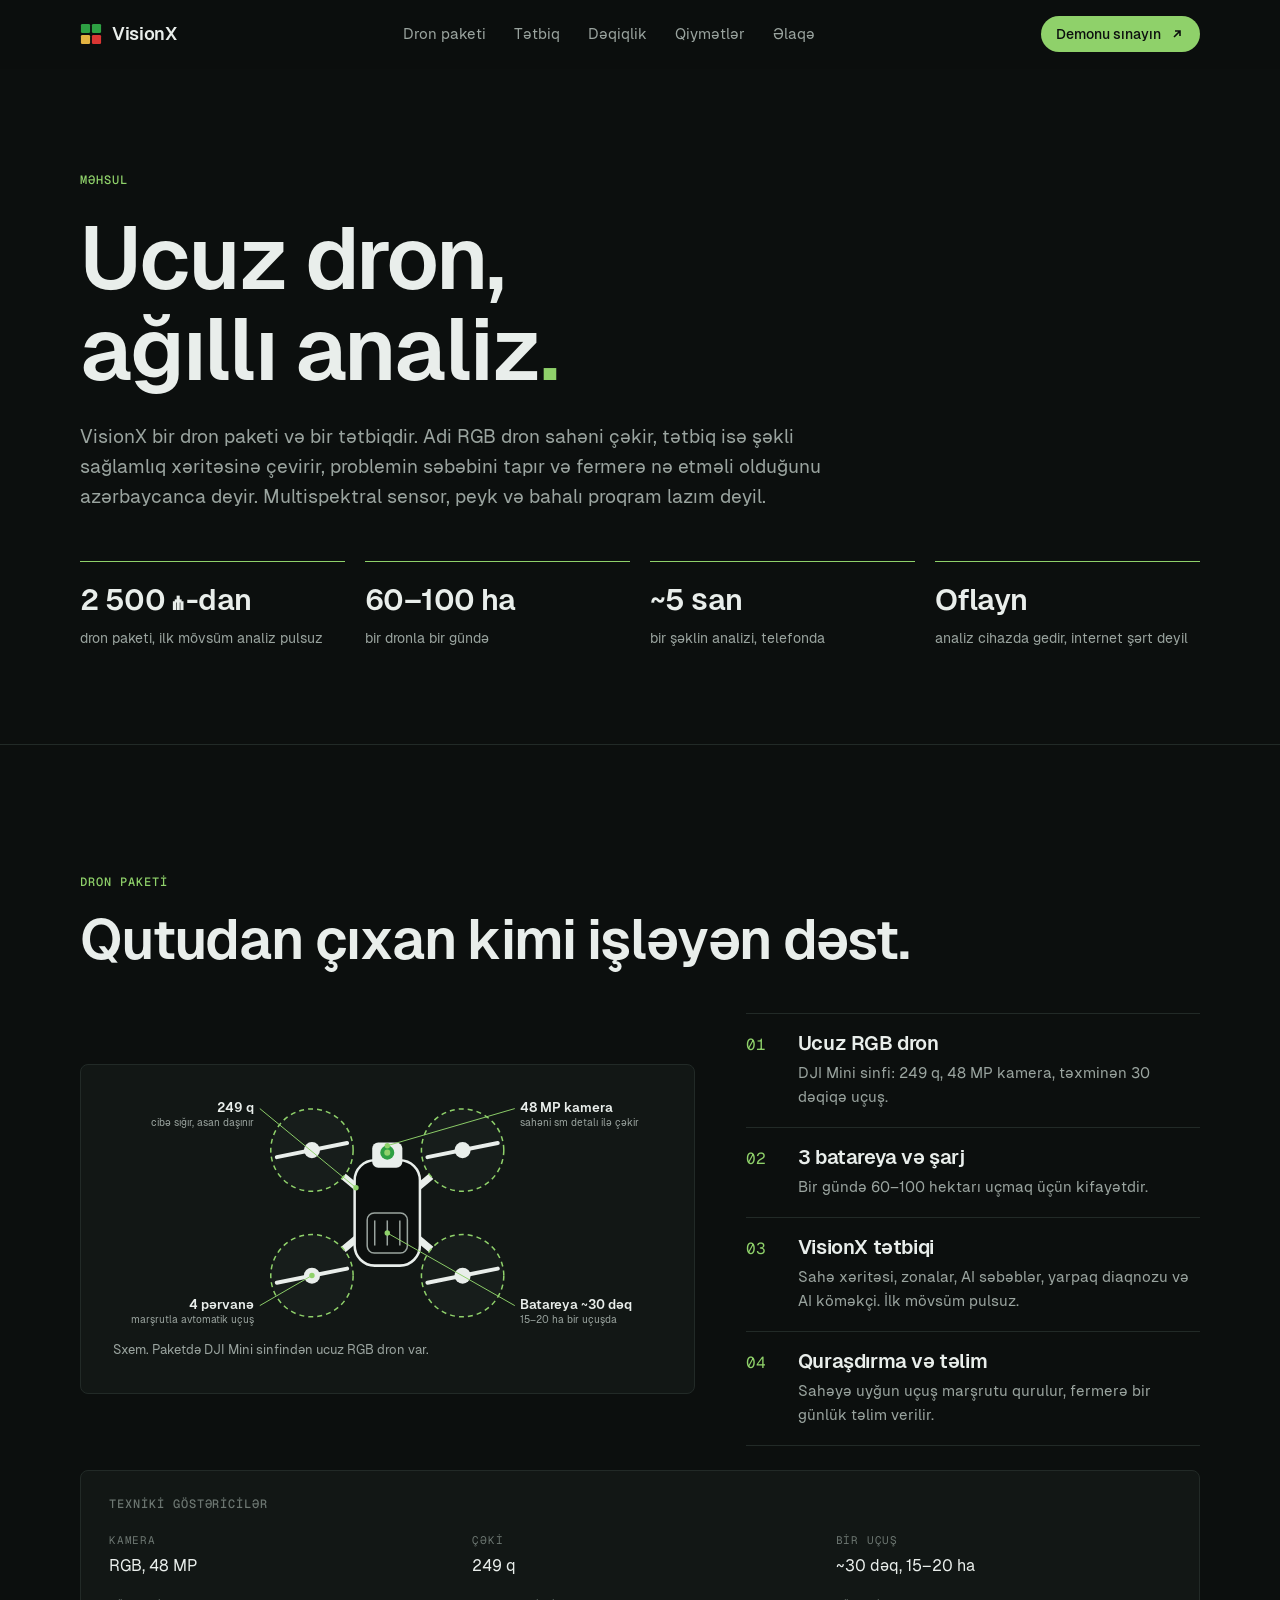
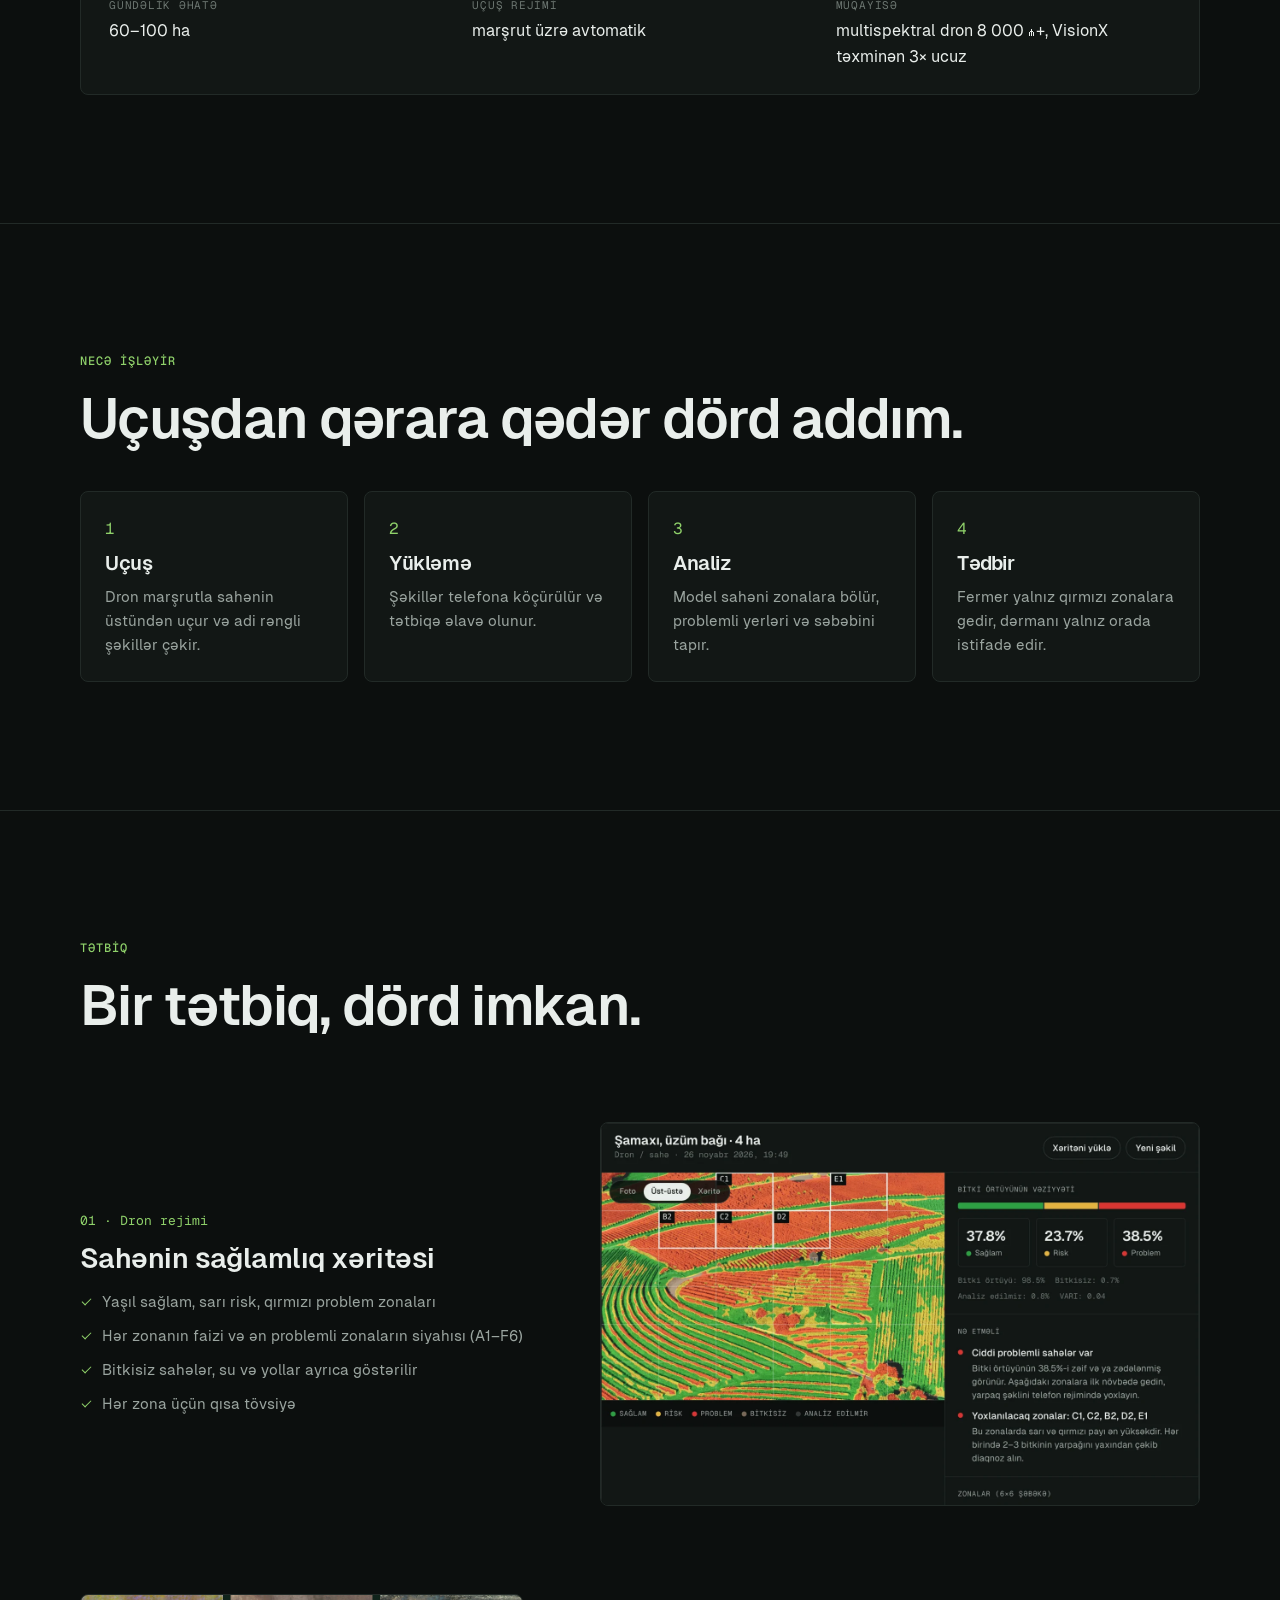
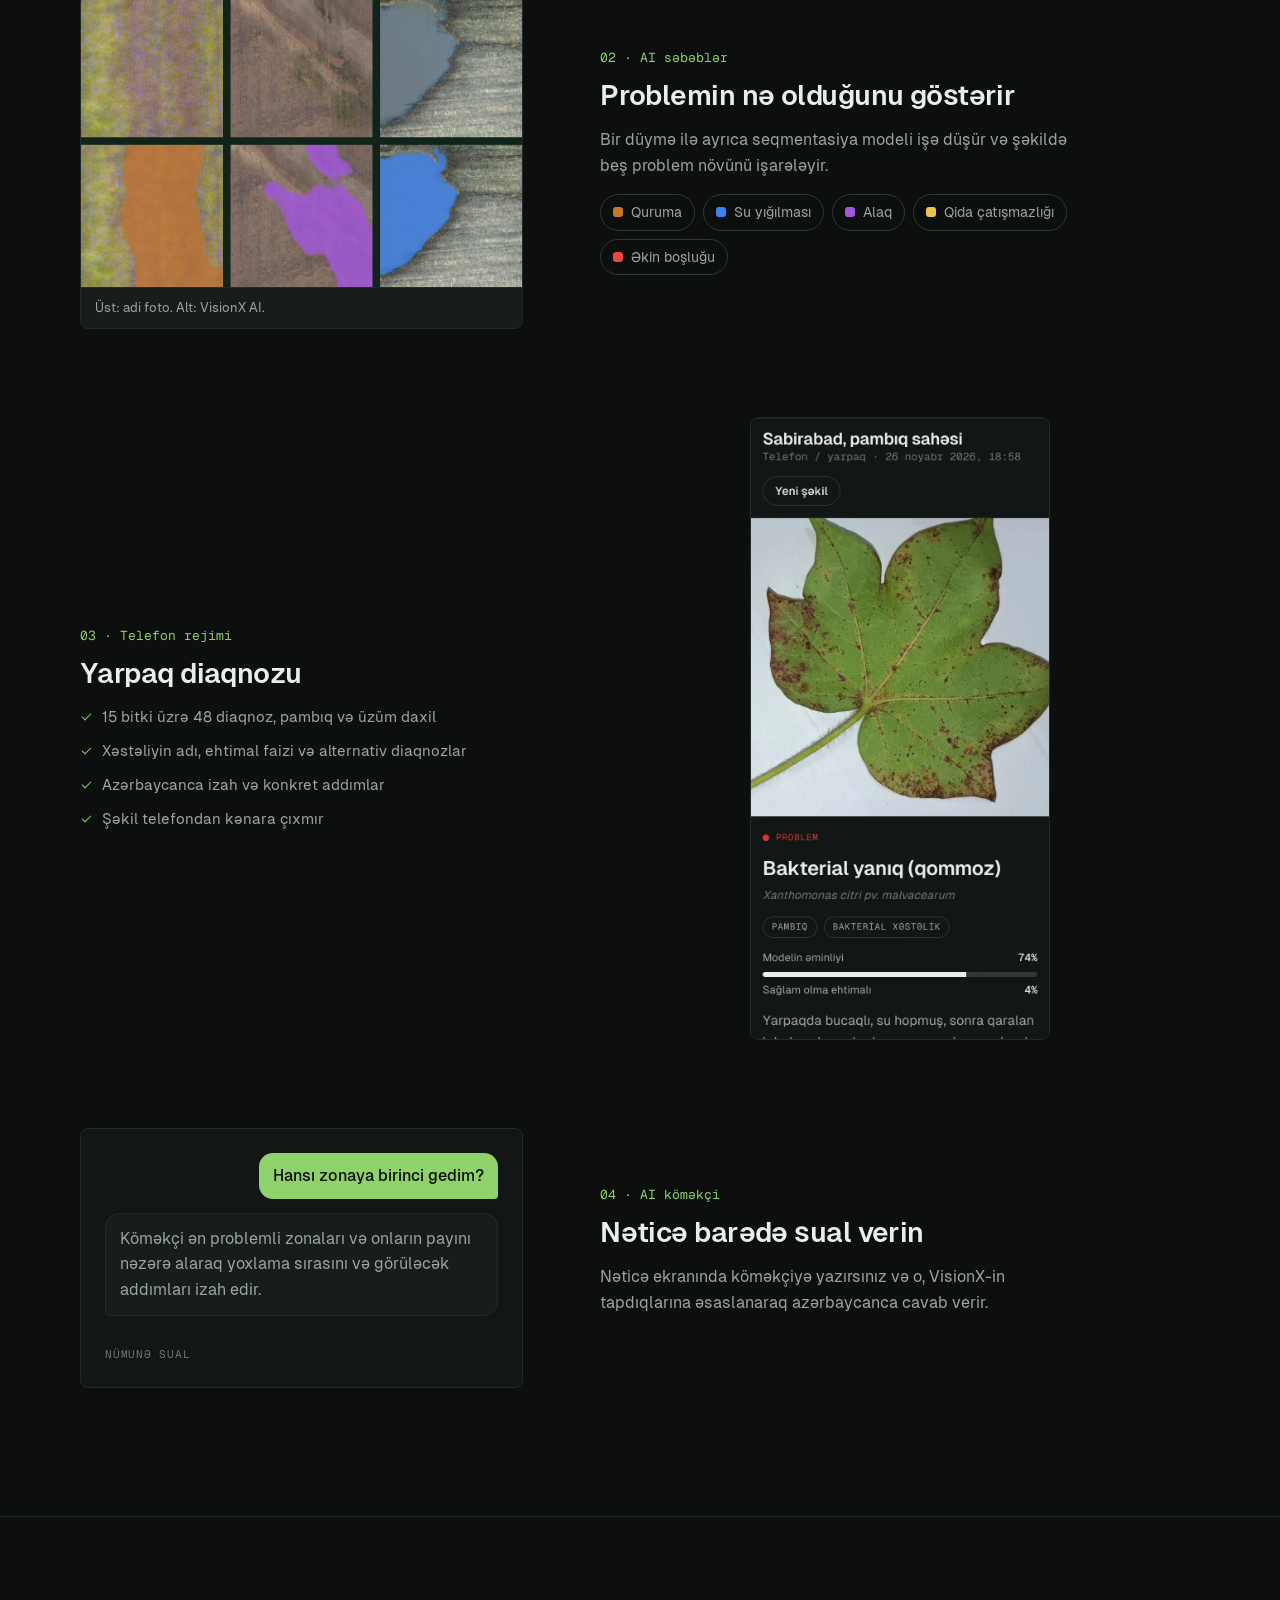
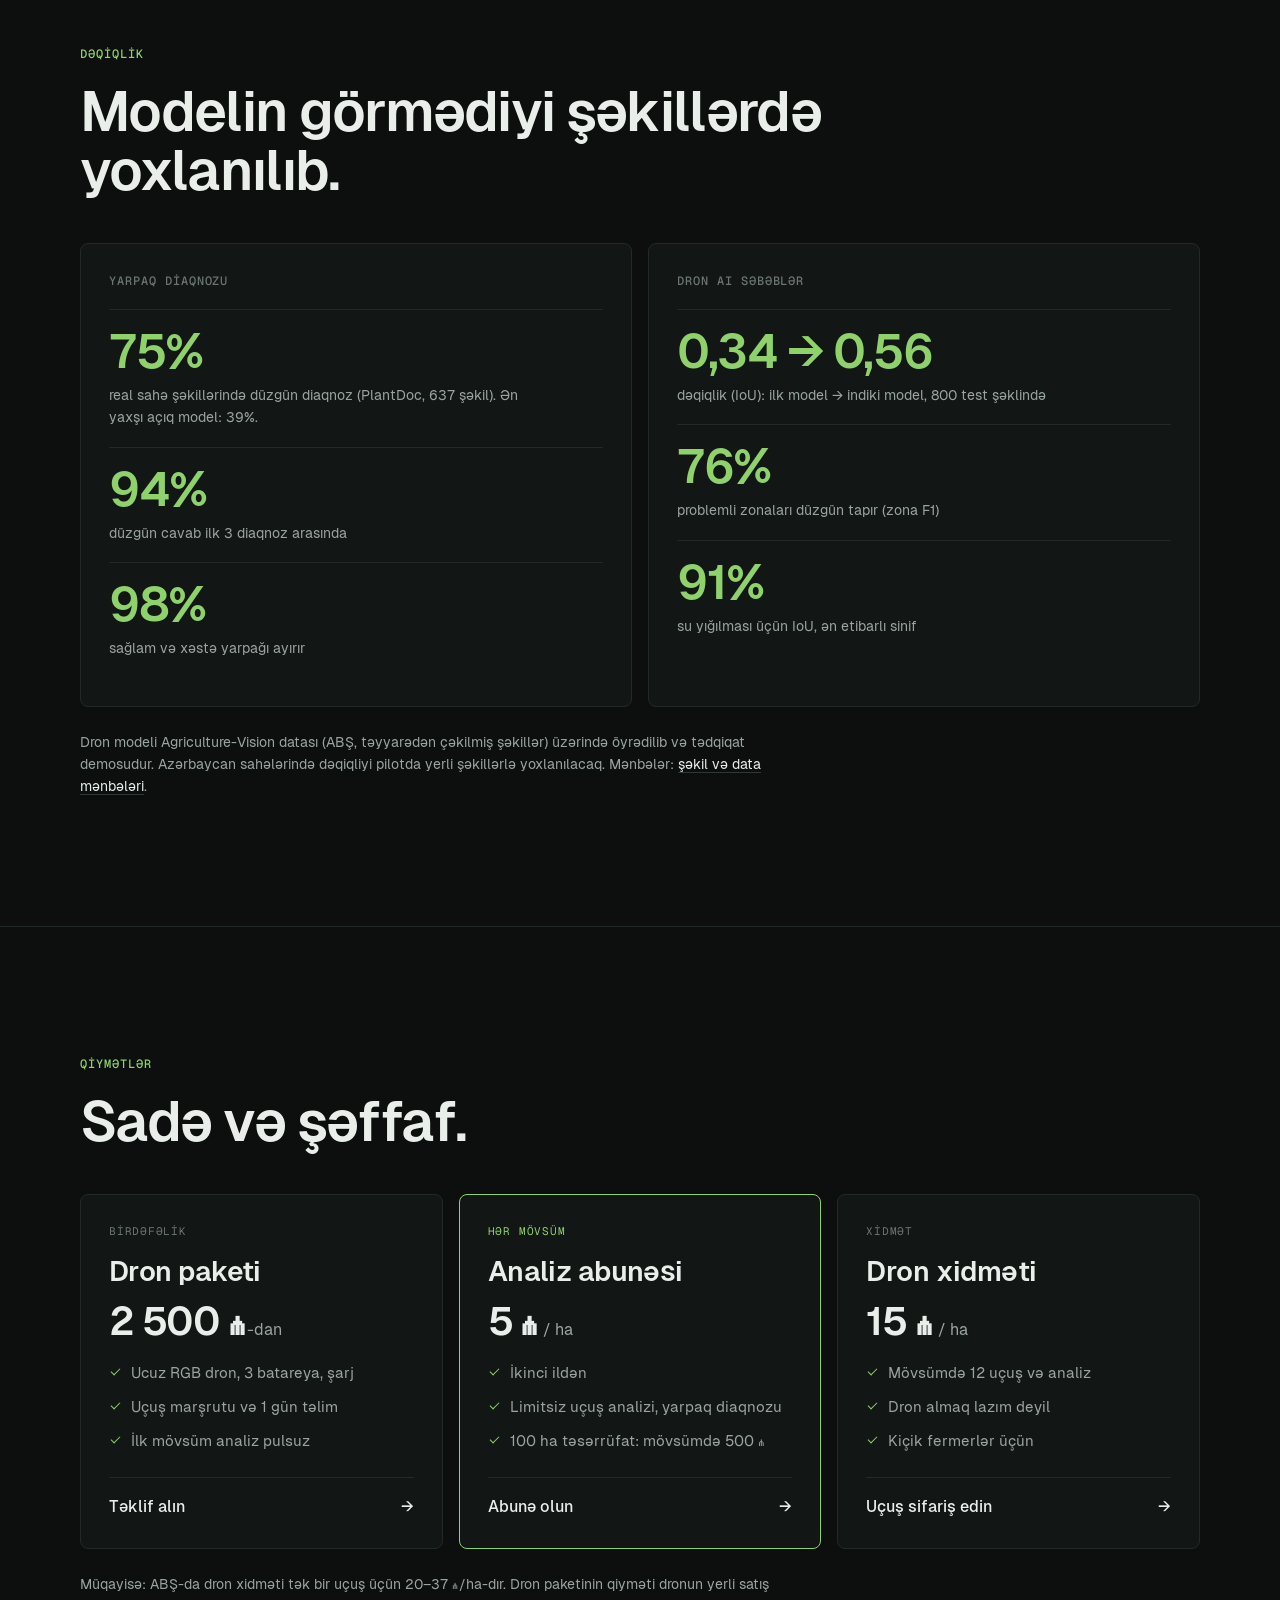
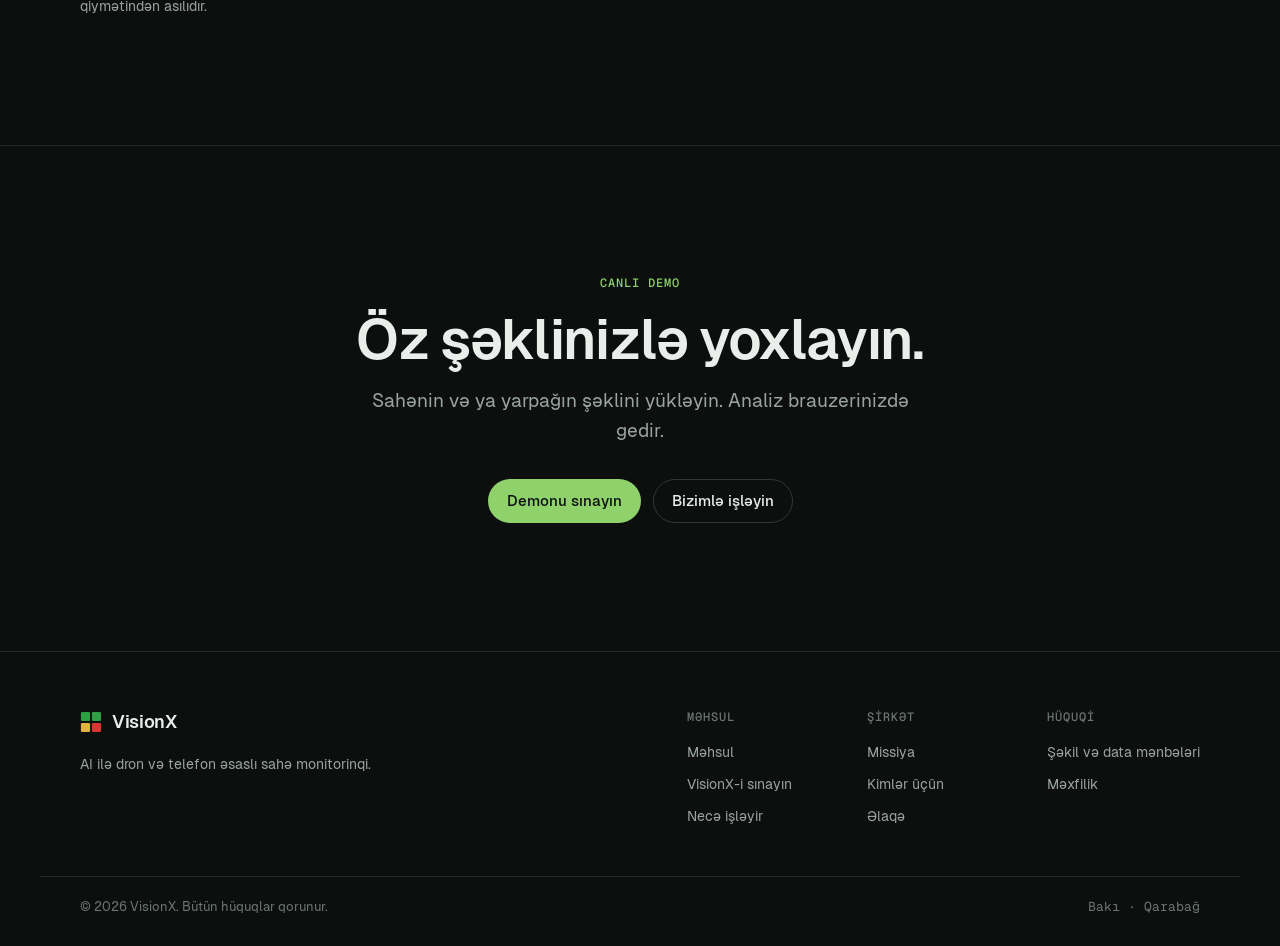
<file: web/mehsul.html>
<!doctype html>
<html lang="az">
<head>
<meta charset="utf-8">
<meta name="viewport" content="width=device-width, initial-scale=1">
<title>Məhsul — VisionX: ucuz dron və AI sahə analizi</title>
<meta name="description" content="VisionX məhsulu: ucuz RGB dron paketi, sahə xəritəsi, AI ilə problemin səbəbi, telefonla yarpaq diaqnozu və AI köməkçi. Qiymətlər və texniki göstəricilər.">
<meta name="theme-color" content="#0c0f0e">
<meta property="og:title" content="VisionX — məhsul">
<meta property="og:description" content="Ucuz dron, ağıllı analiz: paket, imkanlar, dəqiqlik və qiymətlər.">
<meta property="og:image" content="assets/img/ai-causes.webp">
<link rel="icon" href="assets/img/favicon.svg" type="image/svg+xml">
<link rel="preload" href="assets/fonts/geist-sans-latin-600-normal.woff2" as="font" type="font/woff2" crossorigin>
<link rel="preload" href="assets/fonts/geist-sans-latin-400-normal.woff2" as="font" type="font/woff2" crossorigin>
<link rel="stylesheet" href="assets/css/base.css">
<link rel="stylesheet" href="assets/css/site.css">
<link rel="stylesheet" href="assets/css/product.css">
</head>
<body>

<header class="nav" id="top">
  <div class="wrap nav__inner">
    <a class="logo" href="./" aria-label="VisionX ana səhifə"><svg viewBox="0 0 24 24" aria-hidden="true"><rect x="1" y="1" width="10" height="10" rx="1.5" fill="#2ea043"/><rect x="13" y="1" width="10" height="10" rx="1.5" fill="#2ea043"/><rect x="1" y="13" width="10" height="10" rx="1.5" fill="#e3b341"/><rect x="13" y="13" width="10" height="10" rx="1.5" fill="#da3633"/></svg><span>VisionX</span></a>
    <nav class="nav__links" aria-label="Məhsul menyusu">
      <a href="#paket">Dron paketi</a>
      <a href="#tetbiq">Tətbiq</a>
      <a href="#deqiqlik">Dəqiqlik</a>
      <a href="#qiymetler">Qiymətlər</a>
      <a href="./#elaqe">Əlaqə</a>
    </nav>
    <div class="nav__cta">
      <a class="btn btn--primary btn--sm" href="app/">Demonu sınayın <svg viewBox="0 0 16 16" fill="none" stroke="currentColor" stroke-width="1.6"><path d="M5 11 11 5M6 5h5v5"/></svg></a>
      <button class="nav__toggle" aria-label="Menyunu aç" aria-expanded="false" aria-controls="mobile-menu"><span></span><span></span></button>
    </div>
  </div>
  <div class="mobile-menu" id="mobile-menu" hidden>
    <a href="#paket">Dron paketi</a>
    <a href="#tetbiq">Tətbiq</a>
    <a href="#deqiqlik">Dəqiqlik</a>
    <a href="#qiymetler">Qiymətlər</a>
    <a href="./#elaqe">Əlaqə</a>
    <a class="btn btn--primary" href="app/">Demonu sınayın</a>
  </div>
</header>

<main>

<section class="hero">
  <div class="wrap">
    <p class="eyebrow">Məhsul</p>
    <h1 class="p-h1">Ucuz dron,<br>ağıllı analiz<span class="accent">.</span></h1>
    <p class="lead p-lead">VisionX bir dron paketi və bir tətbiqdir. Adi RGB dron sahəni çəkir, tətbiq isə şəkli sağlamlıq xəritəsinə çevirir, problemin səbəbini tapır və fermerə nə etməli olduğunu azərbaycanca deyir. Multispektral sensor, peyk və bahalı proqram lazım deyil.</p>
    <dl class="p-facts">
      <div><dt>2 500 ₼-dan</dt><dd>dron paketi, ilk mövsüm analiz pulsuz</dd></div>
      <div><dt>60–100 ha</dt><dd>bir dronla bir gündə</dd></div>
      <div><dt>~5 san</dt><dd>bir şəklin analizi, telefonda</dd></div>
      <div><dt>Oflayn</dt><dd>analiz cihazda gedir, internet şərt deyil</dd></div>
    </dl>
  </div>
</section>

<!-- DRONE KIT -->
<section class="section" id="paket">
  <div class="wrap">
    <p class="eyebrow">Dron paketi</p>
    <h2 class="h2--narrow">Qutudan çıxan kimi işləyən dəst.</h2>
    <div class="p-kit">
      <figure class="card p-drone"><svg class="drone-draw" viewBox="-260 0 1420 600" xmlns="http://www.w3.org/2000/svg" role="img" aria-label="Ucuz RGB dronun sxematik çertyoju: kamera, gövdə, batareya və dörd pərvanə"><g transform="translate(450 300) scale(1.3) translate(-450 -300)"><line x1="450" y1="300" x2="300" y2="175" stroke="#e9eeeb" stroke-width="14" stroke-linecap="round"/><line x1="450" y1="300" x2="600" y2="175" stroke="#e9eeeb" stroke-width="14" stroke-linecap="round"/><line x1="450" y1="300" x2="300" y2="425" stroke="#e9eeeb" stroke-width="14" stroke-linecap="round"/><line x1="450" y1="300" x2="600" y2="425" stroke="#e9eeeb" stroke-width="14" stroke-linecap="round"/><circle cx="300" cy="175" r="82" fill="#171d1b" stroke="#8fd16a" stroke-width="3" stroke-dasharray="10 8"/><line x1="230" y1="189" x2="370" y2="161" stroke="#e9eeeb" stroke-width="8" stroke-linecap="round"/><circle cx="300" cy="175" r="16" fill="#e9eeeb"/><circle cx="600" cy="175" r="82" fill="#171d1b" stroke="#8fd16a" stroke-width="3" stroke-dasharray="10 8"/><line x1="530" y1="189" x2="670" y2="161" stroke="#e9eeeb" stroke-width="8" stroke-linecap="round"/><circle cx="600" cy="175" r="16" fill="#e9eeeb"/><circle cx="300" cy="425" r="82" fill="#171d1b" stroke="#8fd16a" stroke-width="3" stroke-dasharray="10 8"/><line x1="230" y1="439" x2="370" y2="411" stroke="#e9eeeb" stroke-width="8" stroke-linecap="round"/><circle cx="300" cy="425" r="16" fill="#e9eeeb"/><circle cx="600" cy="425" r="82" fill="#171d1b" stroke="#8fd16a" stroke-width="3" stroke-dasharray="10 8"/><line x1="530" y1="439" x2="670" y2="411" stroke="#e9eeeb" stroke-width="8" stroke-linecap="round"/><circle cx="600" cy="425" r="16" fill="#e9eeeb"/><rect x="385" y="195" width="130" height="210" rx="40" fill="#0c0f0e" stroke="#e9eeeb" stroke-width="5"/><rect x="410" y="300" width="80" height="80" rx="14" fill="none" stroke="#9aa49f" stroke-width="3"/><line x1="425" y1="315" x2="425" y2="365" stroke="#9aa49f" stroke-width="3"/><line x1="450" y1="315" x2="450" y2="365" stroke="#9aa49f" stroke-width="3"/><line x1="475" y1="315" x2="475" y2="365" stroke="#9aa49f" stroke-width="3"/><rect x="420" y="160" width="60" height="50" rx="12" fill="#e9eeeb"/><circle cx="450" cy="180" r="14" fill="#2ea043"/><circle cx="450" cy="180" r="6" fill="#8fd16a"/></g><circle cx="450" cy="126" r="7" fill="#8fd16a"/><polyline points="450,126 780,30" fill="none" stroke="#8fd16a" stroke-width="2.5"/><text x="794" y="40" text-anchor="start" font-family="Geist, Arial" font-size="34" font-weight="600" fill="#e9eeeb">48 MP kamera</text><text x="794" y="76" text-anchor="start" font-family="Geist, Arial" font-size="26" fill="#9aa49f">sahəni sm detalı ilə çəkir</text><circle cx="369" cy="235" r="7" fill="#8fd16a"/><polyline points="369,235 120,30" fill="none" stroke="#8fd16a" stroke-width="2.5"/><text x="106" y="40" text-anchor="end" font-family="Geist, Arial" font-size="34" font-weight="600" fill="#e9eeeb">249 q</text><text x="106" y="76" text-anchor="end" font-family="Geist, Arial" font-size="26" fill="#9aa49f">cibə sığır, asan daşınır</text><circle cx="450" cy="352" r="7" fill="#8fd16a"/><polyline points="450,352 780,540" fill="none" stroke="#8fd16a" stroke-width="2.5"/><text x="794" y="550" text-anchor="start" font-family="Geist, Arial" font-size="34" font-weight="600" fill="#e9eeeb">Batareya ~30 dəq</text><text x="794" y="586" text-anchor="start" font-family="Geist, Arial" font-size="26" fill="#9aa49f">15–20 ha bir uçuşda</text><circle cx="255" cy="462" r="7" fill="#8fd16a"/><polyline points="255,462 120,540" fill="none" stroke="#8fd16a" stroke-width="2.5"/><text x="106" y="550" text-anchor="end" font-family="Geist, Arial" font-size="34" font-weight="600" fill="#e9eeeb">4 pərvanə</text><text x="106" y="586" text-anchor="end" font-family="Geist, Arial" font-size="26" fill="#9aa49f">marşrutla avtomatik uçuş</text></svg><figcaption class="muted">Sxem. Paketdə DJI Mini sinfindən ucuz RGB dron var.</figcaption></figure>
      <ol class="p-list">
        <li><span class="mono accent">01</span><div><h3>Ucuz RGB dron</h3><p class="muted">DJI Mini sinfi: 249 q, 48 MP kamera, təxminən 30 dəqiqə uçuş.</p></div></li>
        <li><span class="mono accent">02</span><div><h3>3 batareya və şarj</h3><p class="muted">Bir gündə 60–100 hektarı uçmaq üçün kifayətdir.</p></div></li>
        <li><span class="mono accent">03</span><div><h3>VisionX tətbiqi</h3><p class="muted">Sahə xəritəsi, zonalar, AI səbəblər, yarpaq diaqnozu və AI köməkçi. İlk mövsüm pulsuz.</p></div></li>
        <li><span class="mono accent">04</span><div><h3>Quraşdırma və təlim</h3><p class="muted">Sahəyə uyğun uçuş marşrutu qurulur, fermerə bir günlük təlim verilir.</p></div></li>
      </ol>
    </div>
    <div class="p-spec card">
      <p class="eyebrow eyebrow--muted">Texniki göstəricilər</p>
      <dl>
        <div><dt>Kamera</dt><dd>RGB, 48 MP</dd></div>
        <div><dt>Çəki</dt><dd>249 q</dd></div>
        <div><dt>Bir uçuş</dt><dd>~30 dəq, 15–20 ha</dd></div>
        <div><dt>Gündəlik əhatə</dt><dd>60–100 ha</dd></div>
        <div><dt>Uçuş rejimi</dt><dd>marşrut üzrə avtomatik</dd></div>
        <div><dt>Müqayisə</dt><dd>multispektral dron 8 000 ₼+, VisionX təxminən 3× ucuz</dd></div>
      </dl>
    </div>
  </div>
</section>

<!-- HOW -->
<section class="section" id="axin">
  <div class="wrap">
    <p class="eyebrow">Necə işləyir</p>
    <h2 class="h2--narrow">Uçuşdan qərara qədər dörd addım.</h2>
    <ol class="p-steps">
      <li class="card"><span class="mono accent">1</span><h3>Uçuş</h3><p class="muted">Dron marşrutla sahənin üstündən uçur və adi rəngli şəkillər çəkir.</p></li>
      <li class="card"><span class="mono accent">2</span><h3>Yükləmə</h3><p class="muted">Şəkillər telefona köçürülür və tətbiqə əlavə olunur.</p></li>
      <li class="card"><span class="mono accent">3</span><h3>Analiz</h3><p class="muted">Model sahəni zonalara bölür, problemli yerləri və səbəbini tapır.</p></li>
      <li class="card"><span class="mono accent">4</span><h3>Tədbir</h3><p class="muted">Fermer yalnız qırmızı zonalara gedir, dərmanı yalnız orada istifadə edir.</p></li>
    </ol>
  </div>
</section>

<!-- APP -->
<section class="section" id="tetbiq">
  <div class="wrap">
    <p class="eyebrow">Tətbiq</p>
    <h2 class="h2--narrow">Bir tətbiq, dörd imkan.</h2>

    <article class="p-feat">
      <div>
        <p class="mono accent p-num">01 · Dron rejimi</p>
        <h3>Sahənin sağlamlıq xəritəsi</h3>
        <ul class="checks">
          <li>Yaşıl sağlam, sarı risk, qırmızı problem zonaları</li>
          <li>Hər zonanın faizi və ən problemli zonaların siyahısı (A1–F6)</li>
          <li>Bitkisiz sahələr, su və yollar ayrıca göstərilir</li>
          <li>Hər zona üçün qısa tövsiyə</li>
        </ul>
      </div>
      <figure class="card p-shot"><img src="assets/img/app-result.webp" alt="VisionX tətbiqində sahə hesabatı: xəritə, zonalar və tövsiyələr" width="1400" height="894" loading="lazy"></figure>
    </article>

    <article class="p-feat p-feat--rev">
      <div>
        <p class="mono accent p-num">02 · AI səbəblər</p>
        <h3>Problemin nə olduğunu göstərir</h3>
        <p class="muted">Bir düymə ilə ayrıca seqmentasiya modeli işə düşür və şəkildə beş problem növünü işarələyir.</p>
        <ul class="p-keys">
          <li><i style="background:#c8752c"></i>Quruma</li>
          <li><i style="background:#3b82f6"></i>Su yığılması</li>
          <li><i style="background:#a259d9"></i>Alaq</li>
          <li><i style="background:#e8c547"></i>Qida çatışmazlığı</li>
          <li><i style="background:#ef4444"></i>Əkin boşluğu</li>
        </ul>
      </div>
      <figure class="card p-shot"><img src="assets/img/ai-causes.webp" alt="Üst sırada sahənin adi fotoları, alt sırada AI-nin tapdığı quruma, alaq və su yığılması zonaları" width="1864" height="1232" loading="lazy"><figcaption class="muted">Üst: adi foto. Alt: VisionX AI.</figcaption></figure>
    </article>

    <article class="p-feat">
      <div>
        <p class="mono accent p-num">03 · Telefon rejimi</p>
        <h3>Yarpaq diaqnozu</h3>
        <ul class="checks">
          <li>15 bitki üzrə 48 diaqnoz, pambıq və üzüm daxil</li>
          <li>Xəstəliyin adı, ehtimal faizi və alternativ diaqnozlar</li>
          <li>Azərbaycanca izah və konkret addımlar</li>
          <li>Şəkil telefondan kənara çıxmır</li>
        </ul>
      </div>
      <figure class="card p-shot p-shot--phone"><img src="assets/img/app-leaf.webp" alt="Telefon rejimi: pambıq yarpağında bakterial yanıq diaqnozu" width="720" height="1500" loading="lazy"></figure>
    </article>

    <article class="p-feat p-feat--rev">
      <div>
        <p class="mono accent p-num">04 · AI köməkçi</p>
        <h3>Nəticə barədə sual verin</h3>
        <p class="muted">Nəticə ekranında köməkçiyə yazırsınız və o, VisionX-in tapdıqlarına əsaslanaraq azərbaycanca cavab verir.</p>
      </div>
      <div class="card p-chat" aria-label="Köməkçidən nümunə sual">
        <p class="p-chat__q">Hansı zonaya birinci gedim?</p>
        <p class="p-chat__a muted">Köməkçi ən problemli zonaları və onların payını nəzərə alaraq yoxlama sırasını və görüləcək addımları izah edir.</p>
        <p class="mono p-chat__note">Nümunə sual</p>
      </div>
    </article>
  </div>
</section>

<!-- ACCURACY -->
<section class="section" id="deqiqlik">
  <div class="wrap">
    <p class="eyebrow">Dəqiqlik</p>
    <h2 class="h2--narrow">Modelin görmədiyi şəkillərdə yoxlanılıb.</h2>
    <div class="p-acc">
      <div class="card p-acc__col">
        <p class="eyebrow eyebrow--muted">Yarpaq diaqnozu</p>
        <dl>
          <div><dt>75%</dt><dd>real sahə şəkillərində düzgün diaqnoz (PlantDoc, 637 şəkil). Ən yaxşı açıq model: 39%.</dd></div>
          <div><dt>94%</dt><dd>düzgün cavab ilk 3 diaqnoz arasında</dd></div>
          <div><dt>98%</dt><dd>sağlam və xəstə yarpağı ayırır</dd></div>
        </dl>
      </div>
      <div class="card p-acc__col">
        <p class="eyebrow eyebrow--muted">Dron AI səbəblər</p>
        <dl>
          <div><dt>0,34 → 0,56</dt><dd>dəqiqlik (IoU): ilk model → indiki model, 800 test şəklində</dd></div>
          <div><dt>76%</dt><dd>problemli zonaları düzgün tapır (zona F1)</dd></div>
          <div><dt>91%</dt><dd>su yığılması üçün IoU, ən etibarlı sinif</dd></div>
        </dl>
      </div>
    </div>
    <p class="p-note muted">Dron modeli Agriculture-Vision datası (ABŞ, təyyarədən çəkilmiş şəkillər) üzərində öyrədilib və tədqiqat demosudur. Azərbaycan sahələrində dəqiqliyi pilotda yerli şəkillərlə yoxlanılacaq. Mənbələr: <a href="credits.html">şəkil və data mənbələri</a>.</p>
  </div>
</section>

<!-- PRICING -->
<section class="section" id="qiymetler">
  <div class="wrap">
    <p class="eyebrow">Qiymətlər</p>
    <h2 class="h2--narrow">Sadə və şəffaf.</h2>
    <div class="plans">
      <article class="card plan">
        <span class="plan__kicker mono">Birdəfəlik</span>
        <h3>Dron paketi</h3>
        <p class="p-price">2 500 ₼<span class="muted">-dan</span></p>
        <ul class="checks"><li>Ucuz RGB dron, 3 batareya, şarj</li><li>Uçuş marşrutu və 1 gün təlim</li><li>İlk mövsüm analiz pulsuz</li></ul>
        <a class="plan__link" href="./#elaqe">Təklif alın <span aria-hidden="true">→</span></a>
      </article>
      <article class="card plan plan--core">
        <span class="plan__kicker mono">Hər mövsüm</span>
        <h3>Analiz abunəsi</h3>
        <p class="p-price">5 ₼<span class="muted"> / ha</span></p>
        <ul class="checks"><li>İkinci ildən</li><li>Limitsiz uçuş analizi, yarpaq diaqnozu</li><li>100 ha təsərrüfat: mövsümdə 500 ₼</li></ul>
        <a class="plan__link" href="./#elaqe">Abunə olun <span aria-hidden="true">→</span></a>
      </article>
      <article class="card plan">
        <span class="plan__kicker mono">Xidmət</span>
        <h3>Dron xidməti</h3>
        <p class="p-price">15 ₼<span class="muted"> / ha</span></p>
        <ul class="checks"><li>Mövsümdə 12 uçuş və analiz</li><li>Dron almaq lazım deyil</li><li>Kiçik fermerlər üçün</li></ul>
        <a class="plan__link" href="./#elaqe">Uçuş sifariş edin <span aria-hidden="true">→</span></a>
      </article>
    </div>
    <p class="p-note muted">Müqayisə: ABŞ-da dron xidməti tək bir uçuş üçün 20–37 ₼/ha-dır. Dron paketinin qiyməti dronun yerli satış qiymətindən asılıdır.</p>
  </div>
</section>

<section class="cta">
  <div class="wrap cta__inner">
    <p class="eyebrow">Canlı demo</p>
    <h2>Öz şəklinizlə yoxlayın.</h2>
    <p class="lead">Sahənin və ya yarpağın şəklini yükləyin. Analiz brauzerinizdə gedir.</p>
    <div class="hero__actions hero__actions--center">
      <a class="btn btn--primary" href="app/">Demonu sınayın</a>
      <a class="btn btn--ghost" href="./#elaqe">Bizimlə işləyin</a>
    </div>
  </div>
</section>

</main>

<footer class="footer">
  <div class="wrap footer__inner">
    <div class="footer__brand">
      <a class="logo" href="./"><svg viewBox="0 0 24 24" aria-hidden="true"><rect x="1" y="1" width="10" height="10" rx="1.5" fill="#2ea043"/><rect x="13" y="1" width="10" height="10" rx="1.5" fill="#2ea043"/><rect x="1" y="13" width="10" height="10" rx="1.5" fill="#e3b341"/><rect x="13" y="13" width="10" height="10" rx="1.5" fill="#da3633"/></svg><span>VisionX</span></a>
      <p class="muted">AI ilə dron və telefon əsaslı sahə monitorinqi.</p>
    </div>
    <nav class="footer__cols" aria-label="Alt menyu">
      <div><p class="eyebrow eyebrow--muted">Məhsul</p><a href="mehsul.html">Məhsul</a><a href="app/">VisionX-i sınayın</a><a href="./#nece-isleyir">Necə işləyir</a></div>
      <div><p class="eyebrow eyebrow--muted">Şirkət</p><a href="./#missiya">Missiya</a><a href="./#kimler-ucun">Kimlər üçün</a><a href="./#elaqe">Əlaqə</a></div>
      <div><p class="eyebrow eyebrow--muted">Hüquqi</p><a href="credits.html">Şəkil və data mənbələri</a><a href="credits.html#mexfilik">Məxfilik</a></div>
    </nav>
  </div>
  <div class="wrap footer__base"><span>© <span data-year>2026</span> VisionX. Bütün hüquqlar qorunur.</span><span class="mono">Bakı · Qarabağ</span></div>
</footer>

<script type="module" src="assets/js/site.js"></script>
</body>
</html>
</file>
<file: web/assets/css/base.css>
/* VisionX — base design system. No gradients, flat surfaces, 1px lines. */
@font-face{font-family:"Geist";font-style:normal;font-weight:400;font-display:swap;src:url(../fonts/geist-sans-latin-400-normal.woff2) format("woff2")}
@font-face{font-family:"Geist";font-style:normal;font-weight:500;font-display:swap;src:url(../fonts/geist-sans-latin-500-normal.woff2) format("woff2")}
@font-face{font-family:"Geist";font-style:normal;font-weight:600;font-display:swap;src:url(../fonts/geist-sans-latin-600-normal.woff2) format("woff2")}
@font-face{font-family:"Geist Mono";font-style:normal;font-weight:400;font-display:swap;src:url(../fonts/geist-mono-latin-400-normal.woff2) format("woff2");unicode-range:U+0000-00FF,U+0131,U+0152-0153,U+02BB-02BC,U+02C6,U+02DA,U+02DC,U+0304,U+0308,U+0329,U+2000-206F,U+20AC,U+2122,U+2191,U+2193,U+2212,U+2215,U+FEFF,U+FFFD}
@font-face{font-family:"Geist Mono";font-style:normal;font-weight:400;font-display:swap;src:url(../fonts/geist-mono-latin-ext-400-normal.woff2) format("woff2");unicode-range:U+0100-02BA,U+02BD-02C5,U+02C7-02CC,U+02CE-02D7,U+02DD-02FF,U+1E00-1E9F,U+A720-A7FF}
@font-face{font-family:"Geist Mono";font-style:normal;font-weight:500;font-display:swap;src:url(../fonts/geist-mono-latin-500-normal.woff2) format("woff2");unicode-range:U+0000-00FF,U+0131,U+0152-0153,U+02BB-02BC,U+02C6,U+02DA,U+02DC,U+0304,U+0308,U+0329,U+2000-206F,U+20AC,U+2122,U+2191,U+2193,U+2212,U+2215,U+FEFF,U+FFFD}
@font-face{font-family:"Geist Mono";font-style:normal;font-weight:500;font-display:swap;src:url(../fonts/geist-mono-latin-ext-500-normal.woff2) format("woff2");unicode-range:U+0100-02BA,U+02BD-02C5,U+02C7-02CC,U+02CE-02D7,U+02DD-02FF,U+1E00-1E9F,U+A720-A7FF}

:root{
  --bg:#0c0f0e;
  --surface:#121715;
  --surface-2:#171d1b;
  --line:#222a27;
  --line-2:#2e3834;
  --text:#e9eeeb;
  --muted:#9aa49f;
  --faint:#6c7671;
  --accent:#8fd16a;           /* brand: field green */
  --accent-ink:#0c0f0e;
  --ok:#2ea043;               /* map: healthy */
  --warn:#e3b341;             /* map: risk */
  --bad:#da3633;              /* map: problem */
  --soil:#7a6858;             /* map: bare soil */
  --void:#343836;             /* map: not analysed */
  --radius:8px;
  --radius-sm:5px;
  --max:1200px;
  --pad:clamp(20px,4vw,40px);
  --sans:"Geist",-apple-system,BlinkMacSystemFont,"Segoe UI",Roboto,Arial,sans-serif;
  --mono:"Geist Mono",ui-monospace,SFMono-Regular,Menlo,monospace;
}
*,*::before,*::after{box-sizing:border-box}
html{-webkit-text-size-adjust:100%;scroll-behavior:smooth;scroll-padding-top:80px}
body{margin:0;background:var(--bg);color:var(--text);font-family:var(--sans);font-size:16px;line-height:1.6;-webkit-font-smoothing:antialiased;text-rendering:optimizeLegibility}
img,svg,canvas,video{display:block;max-width:100%}
a{color:inherit;text-decoration:none}
button,input,select,textarea{font:inherit;color:inherit}
::selection{background:var(--accent);color:var(--accent-ink)}
:focus-visible{outline:2px solid var(--accent);outline-offset:2px;border-radius:4px}

.wrap{width:100%;max-width:var(--max);margin:0 auto;padding:0 var(--pad)}
.eyebrow{font-family:var(--mono);font-size:12px;font-weight:500;letter-spacing:.08em;text-transform:uppercase;color:var(--accent)}
.mono{font-family:var(--mono)}
.muted{color:var(--muted)}
h1,h2,h3,h4{margin:0;font-weight:600;letter-spacing:-.03em;line-height:1.04}
h1{font-size:clamp(44px,7.2vw,88px)}
h2{font-size:clamp(32px,4.6vw,56px)}
h3{font-size:clamp(22px,2.4vw,28px);letter-spacing:-.02em;line-height:1.15}
p{margin:0}
.lead{font-size:clamp(17px,1.5vw,19px);color:var(--muted);line-height:1.6}
.lead strong{color:var(--text);font-weight:500}

/* Buttons */
.btn{display:inline-flex;align-items:center;gap:8px;height:44px;padding:0 18px;border-radius:999px;font-size:15px;font-weight:500;border:1px solid transparent;cursor:pointer;transition:background .15s,border-color .15s,color .15s;white-space:nowrap}
.btn svg{width:16px;height:16px}
.btn--primary{background:var(--accent);color:var(--accent-ink)}
.btn--primary:hover{background:#a3dd81}
.btn--ghost{border-color:var(--line-2);color:var(--text);background:transparent}
.btn--ghost:hover{border-color:var(--muted)}
.btn--sm{height:36px;padding:0 14px;font-size:14px}
.btn:disabled{opacity:.5;cursor:not-allowed}

/* Chips / tags */
.tag{display:inline-flex;align-items:center;gap:6px;height:26px;padding:0 10px;border:1px solid var(--line-2);border-radius:999px;font-family:var(--mono);font-size:11px;letter-spacing:.06em;text-transform:uppercase;color:var(--muted)}
.tag--accent{border-color:var(--accent);color:var(--accent)}
.dot{width:8px;height:8px;border-radius:50%;flex:none}
.dot--ok{background:var(--ok)}.dot--warn{background:var(--warn)}.dot--bad{background:var(--bad)}.dot--soil{background:var(--soil)}.dot--void{background:var(--void)}

/* Card */
.card{background:var(--surface);border:1px solid var(--line);border-radius:var(--radius)}

/* Health legend (discrete, no gradient) */
.legend{display:flex;flex-wrap:wrap;gap:6px 14px;font-family:var(--mono);font-size:11px;letter-spacing:.05em;text-transform:uppercase;color:var(--muted)}
.legend span{display:inline-flex;align-items:center;gap:6px}

/* Utility */
[hidden]{display:none!important}
.sr-only{position:absolute;width:1px;height:1px;padding:0;margin:-1px;overflow:hidden;clip:rect(0,0,0,0);border:0}
@media (prefers-reduced-motion:reduce){*{transition:none!important;animation:none!important;scroll-behavior:auto!important}}
</file>
<file: web/assets/css/site.css>
/* Landing page */
.accent{color:var(--accent)}
.eyebrow--muted{color:var(--faint)}

/* NAV */
.nav{position:sticky;top:0;z-index:50;background:rgba(12,15,14,.92);backdrop-filter:saturate(140%) blur(10px);-webkit-backdrop-filter:saturate(140%) blur(10px);border-bottom:1px solid transparent;transition:border-color .2s}
.nav.is-scrolled{border-bottom-color:var(--line)}
.nav__inner{display:flex;align-items:center;justify-content:space-between;height:68px;gap:24px}
.logo{display:inline-flex;align-items:center;gap:10px;font-weight:600;font-size:18px;letter-spacing:-.02em}
.logo svg{width:22px;height:22px}
.logo--sm{font-size:15px;gap:8px}.logo--sm svg{width:16px;height:16px}
.nav__links{display:flex;gap:28px;font-size:15px;color:var(--muted)}
.nav__links a:hover{color:var(--text)}
.nav__cta{display:flex;align-items:center;gap:10px}
.nav__toggle{display:none;width:40px;height:40px;border:1px solid var(--line-2);border-radius:999px;background:transparent;cursor:pointer;position:relative}
.nav__toggle span{position:absolute;left:12px;right:12px;height:1.5px;background:var(--text);transition:transform .2s}
.nav__toggle span:first-child{top:15px}.nav__toggle span:last-child{top:23px}
.nav__toggle[aria-expanded="true"] span:first-child{transform:translateY(4px) rotate(45deg)}
.nav__toggle[aria-expanded="true"] span:last-child{transform:translateY(-4px) rotate(-45deg)}
.mobile-menu{display:flex;flex-direction:column;gap:4px;padding:8px var(--pad) 20px;border-top:1px solid var(--line)}
.mobile-menu[hidden]{display:none}
.mobile-menu a:not(.btn){padding:12px 0;border-bottom:1px solid var(--line);font-size:17px}
.mobile-menu .btn{margin-top:14px;justify-content:center}

/* HERO */
.hero{padding:clamp(48px,8vw,104px) 0 clamp(56px,8vw,96px);border-bottom:1px solid var(--line)}
.hero__grid{display:grid;grid-template-columns:minmax(0,1fr) minmax(0,1.05fr);gap:clamp(32px,5vw,72px);align-items:center}
.hero__copy .eyebrow{margin-bottom:22px}
.hero__copy h1{margin-bottom:26px}
.hero__copy .lead{max-width:30em}
.hero__actions{display:flex;flex-wrap:wrap;gap:12px;margin-top:32px}
.hero__actions--center{justify-content:center}
.hero__note{display:flex;flex-wrap:wrap;align-items:center;gap:10px;margin-top:28px;font-size:14px}

/* Compare slider */
.compare{position:relative;margin:0;border-radius:var(--radius);overflow:hidden;border:1px solid var(--line-2);background:var(--surface);aspect-ratio:1440/954;touch-action:pan-y;user-select:none;-webkit-user-select:none}
.compare__photo,.compare__map canvas{position:absolute;inset:0;width:100%;height:100%;object-fit:cover}
.compare__map{position:absolute;inset:0;clip-path:inset(0 0 0 var(--pos,50%))}
.compare__map canvas{image-rendering:auto}
.compare__label{position:absolute;top:12px;z-index:3;padding:5px 9px;border-radius:4px;background:rgba(12,15,14,.86);font-family:var(--mono);font-size:11px;letter-spacing:.07em;text-transform:uppercase;color:var(--text);pointer-events:none}
.compare__label--l{left:12px}.compare__label--r{right:12px}
.compare__handle{position:absolute;top:0;bottom:0;left:var(--pos,50%);width:2px;margin-left:-1px;background:var(--text);z-index:2;pointer-events:none}
.compare__handle svg{position:absolute;top:50%;left:50%;width:36px;height:36px;padding:9px;margin:-18px 0 0 -18px;border-radius:50%;background:var(--text);color:var(--bg)}
.compare__range{position:absolute;inset:0;width:100%;height:100%;opacity:0;cursor:ew-resize;margin:0;z-index:4}
.compare figcaption{position:absolute;left:0;right:0;bottom:0;z-index:3;display:flex;flex-wrap:wrap;justify-content:space-between;gap:8px;padding:10px 12px;background:rgba(12,15,14,.86);pointer-events:none}
.compare__hint{font-size:12px;color:var(--faint)}
.compare.is-loading::after{content:"Xəritə hesablanır…";position:absolute;inset:auto 12px 54px auto;font-family:var(--mono);font-size:11px;color:var(--muted)}

/* STRIP */
.strip{border-bottom:1px solid var(--line);padding:28px 0}
.strip__inner{display:flex;align-items:center;gap:32px}
.strip__inner .eyebrow{flex:none;max-width:200px;line-height:1.5}
.strip__list{list-style:none;margin:0;padding:0;display:flex;flex-wrap:wrap;gap:8px 28px;font-size:17px;color:var(--muted);font-weight:500}

/* SECTIONS */
.section{padding:clamp(72px,10vw,128px) 0;border-bottom:1px solid var(--line)}
.section .eyebrow{margin-bottom:18px}
.section h2{margin-bottom:24px}
.h2--narrow{max-width:16em}
.lead--narrow{max-width:36em}
.split{display:grid;grid-template-columns:minmax(0,1.1fr) minmax(0,.9fr);gap:clamp(40px,6vw,88px);align-items:start}
.stack{display:grid;gap:16px}

.stats3{display:grid;grid-template-columns:repeat(3,1fr);gap:20px;margin:44px 0 0}
.stats3 div{border-top:1px solid var(--accent);padding-top:14px}
.stats3 dt{font-size:24px;font-weight:600;letter-spacing:-.02em}
.stats3 dd{margin:4px 0 0;font-size:14px;color:var(--muted);line-height:1.45}

.ways{padding:20px}
.ways__title{font-size:14px;color:var(--muted);margin-bottom:10px}
.ways ul{list-style:none;margin:0;padding:0}
.ways li{display:grid;grid-template-columns:22px 1fr auto;align-items:center;gap:8px;padding:12px 0;border-top:1px solid var(--line);font-size:15px}
.ways li .muted{font-size:13px}
.ways .x{color:var(--faint);font-size:18px;line-height:1}
.ways__us{grid-template-columns:1fr auto!important;margin-top:8px;padding:12px 14px!important;border:1px solid var(--accent)!important;border-radius:var(--radius-sm);color:var(--accent)}
.ways__us > span:last-child{font-size:13px}
.readings{padding:18px 20px}
.readings__head{display:flex;justify-content:space-between;font-family:var(--mono);font-size:11px;letter-spacing:.07em;text-transform:uppercase;color:var(--faint);padding-bottom:10px}
.readings ul{list-style:none;margin:0;padding:0}
.readings li{display:grid;grid-template-columns:16px 40px 1fr;align-items:center;gap:8px;padding:10px 0;border-top:1px solid var(--line);font-size:14px;color:var(--muted)}
.readings b{color:var(--text);font-weight:500}

/* STEPS */
.steps{display:grid;gap:clamp(56px,8vw,104px);margin-top:clamp(48px,6vw,80px)}
.step{display:grid;grid-template-columns:minmax(0,.85fr) minmax(0,1.15fr);gap:clamp(32px,6vw,80px);align-items:center}
.step--rev .step__text{order:2}
.step__num{color:var(--accent);font-size:13px;margin-bottom:10px}
.step h3{margin-bottom:14px}
.step__text p.muted{max-width:28em}
.step__media{margin:0;position:relative;border-radius:var(--radius);overflow:hidden;border:1px solid var(--line-2);background:var(--surface)}
.step__media img{width:100%;height:auto}
.step__media--map{aspect-ratio:1280/1000}
.step__media--map canvas{width:100%;height:100%;object-fit:cover;image-rendering:auto}
.step__media--shot{background:var(--surface-2)}

/* MODES */
.modes{display:grid;grid-template-columns:1fr 1fr;gap:16px;margin-top:44px}
.mode{padding:28px}
.mode__head{display:flex;justify-content:space-between;align-items:center;margin-bottom:22px;font-size:12px}
.mode h3{margin-bottom:18px}
.checks{list-style:none;margin:0;padding:0;display:grid;gap:10px;font-size:15px;color:var(--muted)}
.checks li{position:relative;padding-left:22px}
.checks li::before{content:"";position:absolute;left:2px;top:.5em;width:9px;height:5px;border-left:1.5px solid var(--accent);border-bottom:1.5px solid var(--accent);transform:rotate(-45deg)}

/* MISSION */
.split--mission{margin-top:40px}
.mission__text{display:grid;gap:20px}
blockquote{margin:8px 0 0;padding:4px 0 4px 18px;border-left:2px solid var(--accent);font-size:19px;font-weight:500;letter-spacing:-.01em;line-height:1.45}
.flow{display:grid;gap:0}
.flow__node{display:grid;gap:6px;padding:18px 20px;font-size:14px}
.flow__node .tag{justify-self:start;margin-bottom:4px}
.flow__node b{font-size:17px;font-weight:600}
.flow__node--core{border-color:var(--accent)}
.flow__link{position:relative;height:44px;display:flex;align-items:center;justify-content:center}
.flow__link::before{content:"";position:absolute;top:0;bottom:0;left:50%;width:1px;background:var(--line-2)}
.flow__link span{position:relative;padding:2px 10px;border:1px solid var(--line-2);border-radius:999px;background:var(--bg);font-family:var(--mono);font-size:11px;color:var(--muted)}
.bigstats{display:grid;grid-template-columns:repeat(3,1fr);gap:24px;margin:clamp(56px,7vw,88px) 0 0;padding-top:40px;border-top:1px solid var(--line)}
.bigstats dt{font-size:clamp(44px,6vw,76px);font-weight:600;letter-spacing:-.04em;line-height:1}
.bigstats dd{margin:12px 0 0;font-size:14px;color:var(--muted);max-width:18em}

/* PLANS */
.plans{display:grid;grid-template-columns:repeat(3,1fr);gap:16px;margin-top:44px}
.plan{display:flex;flex-direction:column;gap:14px;padding:28px}
.plan--core{border-color:var(--accent)}
.plan__kicker{font-size:11px;letter-spacing:.07em;text-transform:uppercase;color:var(--faint)}
.plan--core .plan__kicker{color:var(--accent)}
.plan p.muted{font-size:15px}
.plan .checks{margin:6px 0 10px}
.plan__link{margin-top:auto;padding-top:16px;border-top:1px solid var(--line);font-weight:500;display:flex;justify-content:space-between}
.plan__link:hover{color:var(--accent)}
.audience{margin-top:56px}
.audience ul{list-style:none;margin:14px 0 0;padding:0;display:flex;flex-wrap:wrap;gap:8px}
.audience li{padding:7px 14px;border:1px solid var(--line-2);border-radius:999px;font-size:14px;color:var(--muted)}

/* CONTACT */
.split--contact{grid-template-columns:minmax(0,.9fr) minmax(0,1.1fr)}
.contact__mail{margin-top:24px;font-size:15px}
.contact__mail a{color:var(--text);border-bottom:1px solid var(--line-2)}
.form{display:grid;gap:16px;padding:clamp(20px,3vw,32px)}
.form__row{display:grid;grid-template-columns:1fr 1fr;gap:16px}
.form label{display:grid;gap:7px}
.form label > span{font-family:var(--mono);font-size:11px;letter-spacing:.07em;text-transform:uppercase;color:var(--muted)}
.form input,.form select,.form textarea{width:100%;padding:11px 13px;border:1px solid var(--line-2);border-radius:var(--radius-sm);background:var(--bg);font-size:15px;transition:border-color .15s}
.form textarea{resize:vertical;min-height:110px}
.form input:focus,.form select:focus,.form textarea:focus{outline:none;border-color:var(--accent)}
.form .is-invalid{border-color:var(--bad)}
.form .btn{justify-self:start;margin-top:4px}
.form__status{font-size:14px;color:var(--muted);min-height:1.4em}

/* CTA */
.cta{padding:clamp(80px,10vw,136px) 0;text-align:center;border-bottom:1px solid var(--line)}
.cta__inner{display:flex;flex-direction:column;align-items:center}
.cta h2{margin:16px 0 18px}
.cta .lead{max-width:30em}

/* FOOTER */
.footer{padding:56px 0 28px}
.footer__inner{display:flex;justify-content:space-between;gap:40px;flex-wrap:wrap}
.footer__brand p{margin-top:12px;font-size:14px;max-width:22em}
.footer__cols{display:grid;grid-template-columns:repeat(3,minmax(140px,auto));gap:40px}
.footer__cols div{display:grid;gap:10px;align-content:start;font-size:14px;color:var(--muted)}
.footer__cols .eyebrow{margin-bottom:4px}
.footer__cols a:hover{color:var(--text)}
.footer__base{display:flex;justify-content:space-between;gap:16px;flex-wrap:wrap;margin-top:48px;padding-top:20px;border-top:1px solid var(--line);font-size:13px;color:var(--faint)}

/* CREDITS page */
.doc{padding:clamp(48px,7vw,96px) 0}
.doc h1{font-size:clamp(36px,5vw,56px);margin-bottom:24px}
.doc h2{font-size:24px;margin:48px 0 16px}
.doc p,.doc li{color:var(--muted);max-width:46em}
.doc ul{padding-left:20px;display:grid;gap:8px}
.doc a{color:var(--text);border-bottom:1px solid var(--line-2)}

/* RESPONSIVE */
@media (max-width:1040px){
  .nav__links{gap:20px;font-size:14px}
}
@media (max-width:900px){
  .nav__links{display:none}
  .nav__toggle{display:inline-block}
  .nav__cta .btn{display:none}
  .hero__grid,.split,.split--contact,.step{grid-template-columns:1fr}
  .step--rev .step__text{order:0}
  .modes,.plans{grid-template-columns:1fr}
  .strip__inner{flex-direction:column;align-items:flex-start;gap:14px}
  .strip__inner .eyebrow{max-width:none}
}
@media (max-width:640px){
  .stats3{grid-template-columns:1fr;gap:14px}
  .bigstats{grid-template-columns:1fr;gap:32px}
  .form__row{grid-template-columns:1fr}
  .footer__cols{grid-template-columns:1fr 1fr}
  .compare figcaption{flex-direction:column}
  .compare__hint{display:none}
  .ways li{grid-template-columns:22px 1fr}
  .ways li .muted{grid-column:2}
  .ways__us{grid-template-columns:1fr!important}
}
</file>
<file: web/assets/css/app.css>
/* VisionX platform */
.app{min-height:100vh;min-height:100dvh;display:flex;flex-direction:column}
.appbar{position:sticky;top:0;z-index:40;background:rgba(12,15,14,.94);backdrop-filter:blur(10px);-webkit-backdrop-filter:blur(10px);border-bottom:1px solid var(--line)}
.appbar__inner{display:flex;align-items:center;gap:20px;height:60px;padding:0 clamp(14px,3vw,28px);max-width:1440px;margin:0 auto}
.logo{display:inline-flex;align-items:center;gap:10px;font-weight:600;font-size:17px;letter-spacing:-.02em}
.logo svg{width:20px;height:20px}
.tabs{display:flex;gap:4px;margin-left:12px}
.tabs__btn{height:34px;padding:0 14px;border-radius:999px;border:1px solid transparent;background:transparent;color:var(--muted);font-size:14px;font-weight:500;cursor:pointer;display:inline-flex;align-items:center;gap:8px}
.tabs__btn:hover{color:var(--text)}
.tabs__btn[aria-selected="true"]{color:var(--text);border-color:var(--line-2);background:var(--surface)}
.tabs__count{min-width:20px;height:20px;padding:0 6px;border-radius:999px;background:var(--line-2);font-family:var(--mono);font-size:11px;display:inline-grid;place-items:center}
.appbar__status{margin-left:auto;display:inline-flex;align-items:center;gap:7px;font-size:11px;letter-spacing:.05em;text-transform:uppercase;color:var(--faint)}
.appbar__status.is-ready{color:var(--muted)}
.appbar__status.is-ready .dot{background:var(--ok)}
.appbar__status.is-loading .dot{background:var(--warn)}
.appbar__status.is-error .dot{background:var(--bad)}

.appmain{flex:1;width:100%;max-width:1440px;margin:0 auto;padding:clamp(14px,2.5vw,28px)}
.view[hidden]{display:none}

/* Workspace */
.workspace{display:grid;grid-template-columns:340px minmax(0,1fr);gap:clamp(14px,2vw,24px);align-items:start}
.panel{position:sticky;top:84px;display:grid;gap:0;border:1px solid var(--line);border-radius:var(--radius);background:var(--surface)}
.panel__block{padding:18px;border-top:1px solid var(--line)}
.panel__block:first-child{border-top:0}
.label{font-family:var(--mono);font-size:11px;letter-spacing:.07em;text-transform:uppercase;color:var(--muted);margin-bottom:12px}
.label--sub{margin:14px 0 8px;color:var(--faint)}
.hint{margin-top:10px;font-size:13px;color:var(--faint);line-height:1.5}

.segmented{display:grid;grid-template-columns:1fr 1fr;gap:8px}
.segmented label{cursor:pointer}
.segmented input{position:absolute;opacity:0;pointer-events:none}
.segmented span{display:grid;gap:2px;padding:12px;border:1px solid var(--line-2);border-radius:var(--radius-sm);transition:border-color .15s,background .15s;height:100%}
.segmented svg{width:20px;height:20px;color:var(--muted);margin-bottom:8px}
.segmented b{font-size:14px;font-weight:500}
.segmented small{font-size:12px;color:var(--faint)}
.segmented input:checked + span{border-color:var(--accent);background:rgba(143,209,106,.06)}
.segmented input:checked + span svg{color:var(--accent)}
.segmented input:focus-visible + span{outline:2px solid var(--accent);outline-offset:2px}

.drop{display:grid;justify-items:center;gap:6px;padding:26px 16px;border:1px dashed var(--line-2);border-radius:var(--radius-sm);text-align:center;cursor:pointer;transition:border-color .15s,background .15s}
.drop svg{width:26px;height:26px;color:var(--muted);margin-bottom:4px}
.drop b{font-size:14px;font-weight:500}
.drop small{font-size:12px;color:var(--faint)}
.drop:hover,.drop.is-over{border-color:var(--accent);background:rgba(143,209,106,.04)}
.actions-row{display:flex;gap:8px;margin-top:10px}
.camera-btn{cursor:pointer}
.samples__list{display:grid;grid-template-columns:repeat(3,1fr);gap:6px}
.sample{position:relative;padding:0;border:1px solid var(--line-2);border-radius:var(--radius-sm);overflow:hidden;cursor:pointer;background:var(--bg);aspect-ratio:1}
.sample img{width:100%;height:100%;object-fit:cover;transition:opacity .15s}
.sample:hover img{opacity:.8}
.sample span{position:absolute;left:0;right:0;bottom:0;padding:3px 5px;background:rgba(12,15,14,.85);font-size:10px;font-family:var(--mono);color:var(--muted);white-space:nowrap;overflow:hidden;text-overflow:ellipsis;text-align:left}
.input{width:100%;padding:10px 12px;border:1px solid var(--line-2);border-radius:var(--radius-sm);background:var(--bg);font-size:15px}
.input:focus{outline:none;border-color:var(--accent)}

/* Stage */
.stage{min-height:520px;border:1px solid var(--line);border-radius:var(--radius);background:var(--surface);overflow:hidden}
.empty{display:grid;justify-items:center;align-content:center;gap:12px;min-height:520px;padding:40px 24px;text-align:center}
.empty h2{font-size:clamp(22px,2.4vw,28px);letter-spacing:-.02em}
.empty p{max-width:34em;font-size:15px}
.empty--small{min-height:280px;border:1px dashed var(--line-2);border-radius:var(--radius)}
.empty--small h3{font-size:20px}
.empty__art{display:grid;grid-template-columns:repeat(3,22px);gap:4px;margin-bottom:12px}
.empty__art span{width:22px;height:22px;border-radius:3px;background:var(--ok)}
.empty__art span:nth-child(3),.empty__art span:nth-child(5){background:var(--warn)}
.empty__art span:nth-child(9){background:var(--bad)}
.empty__art span:nth-child(7){background:var(--soil)}

.loading{display:grid;justify-items:center;align-content:center;gap:14px;min-height:520px}
.loading__bar{width:200px;height:3px;background:var(--line-2);border-radius:3px;overflow:hidden}
.loading__bar span{display:block;width:40%;height:100%;background:var(--accent);animation:slide 1.1s ease-in-out infinite}
.loading p{font-size:12px;color:var(--muted);letter-spacing:.04em}
@keyframes slide{0%{transform:translateX(-100%)}100%{transform:translateX(250%)}}

/* Result layout */
.result{display:grid}
.result__head{display:flex;flex-wrap:wrap;align-items:center;justify-content:space-between;gap:12px;padding:16px 20px;border-bottom:1px solid var(--line)}
.result__title{display:grid;gap:2px}
.result__title h2{font-size:20px;letter-spacing:-.02em}
.result__title p{font-size:13px;color:var(--faint)}
.result__tools{display:flex;gap:8px;flex-wrap:wrap}
.result__body{display:grid;grid-template-columns:minmax(0,1.35fr) minmax(300px,1fr);align-items:start}
.viewer{position:sticky;top:61px;background:var(--bg)}
.viewer canvas{width:100%;height:auto;image-rendering:auto}
.viewer__switch{position:absolute;top:12px;left:12px;right:12px;width:max-content;max-width:calc(100% - 24px);flex-wrap:wrap;display:flex;padding:3px;border-radius:999px;background:rgba(12,15,14,.88);border:1px solid var(--line-2)}
.viewer__switch button{height:28px;padding:0 12px;border:0;border-radius:999px;background:transparent;color:var(--muted);font-size:12px;font-weight:500;cursor:pointer}
.viewer__switch button[aria-pressed="true"]{background:var(--text);color:var(--bg)}
.viewer .legend{padding:12px 14px;border-top:1px solid var(--line)}
.report{display:grid;align-content:start;border-left:1px solid var(--line);min-height:100%}
.report__sec{padding:18px 20px;border-bottom:1px solid var(--line)}
.report__sec:last-child{border-bottom:0}

.bar{display:flex;height:10px;border-radius:3px;overflow:hidden;background:var(--line-2);gap:2px}
.bar i{display:block;height:100%}
.bar .b-ok{background:var(--ok)}.bar .b-warn{background:var(--warn)}.bar .b-bad{background:var(--bad)}
.kpis{display:grid;grid-template-columns:repeat(3,1fr);gap:10px;margin-top:14px}
.kpi{padding:10px 12px;border:1px solid var(--line);border-radius:var(--radius-sm)}
.kpi b{display:block;font-size:22px;font-weight:600;letter-spacing:-.02em}
.kpi span{display:flex;align-items:center;gap:6px;font-size:12px;color:var(--muted)}
.meta-row{display:flex;flex-wrap:wrap;gap:6px 16px;margin-top:12px;font-size:12px;color:var(--faint);font-family:var(--mono)}

.advice{list-style:none;margin:0;padding:0;display:grid;gap:10px}
.advice li{display:grid;grid-template-columns:10px 1fr;gap:12px;align-items:start}
.advice .dot{margin-top:7px}
.advice b{display:block;font-size:15px;font-weight:500;margin-bottom:2px}
.advice p{font-size:14px;color:var(--muted);line-height:1.5}
.zones{width:100%;border-collapse:collapse;font-size:13px}
.zones th{font-family:var(--mono);font-size:10px;letter-spacing:.07em;text-transform:uppercase;color:var(--faint);font-weight:500;text-align:right;padding:0 0 8px}
.zones th:first-child,.zones td:first-child{text-align:left}
.zones td{padding:8px 0;border-top:1px solid var(--line);text-align:right;font-family:var(--mono);color:var(--muted)}
.zones td:first-child{color:var(--text);font-weight:500}

/* Leaf diagnosis */
.diag{display:grid;gap:14px}
.diag__status{display:inline-flex;align-items:center;gap:8px;font-family:var(--mono);font-size:11px;letter-spacing:.07em;text-transform:uppercase}
.diag__status.s0{color:var(--ok)}.diag__status.s1{color:var(--warn)}.diag__status.s2{color:var(--bad)}.diag__status.sx{color:var(--muted)}
.diag h3{font-size:clamp(24px,2.6vw,30px)}
.diag__latin{font-style:italic;color:var(--faint);font-size:14px;margin-top:-6px}
.diag__crop{display:flex;flex-wrap:wrap;gap:8px}
.conf{display:grid;gap:6px}
.conf__row{display:flex;justify-content:space-between;font-size:13px;color:var(--muted)}
.conf__row b{font-family:var(--mono);color:var(--text);font-weight:500}
.conf__track{height:6px;border-radius:3px;background:var(--line-2);overflow:hidden}
.conf__track i{display:block;height:100%;background:var(--text)}
.note{padding:12px 14px;border:1px solid var(--line-2);border-radius:var(--radius-sm);font-size:13px;color:var(--muted);line-height:1.5}
.note--warn{border-color:var(--warn);color:var(--text)}
.steps-list{margin:0;padding:0;list-style:none;counter-reset:s;display:grid;gap:10px}
.steps-list li{counter-increment:s;display:grid;grid-template-columns:24px 1fr;gap:10px;font-size:14px;color:var(--muted);line-height:1.5}
.steps-list li::before{content:counter(s);display:grid;place-items:center;width:22px;height:22px;border:1px solid var(--line-2);border-radius:50%;font-family:var(--mono);font-size:11px;color:var(--text)}
.alts{list-style:none;margin:0;padding:0}
.alts li{display:grid;grid-template-columns:1fr auto;gap:8px;padding:9px 0;border-top:1px solid var(--line);font-size:14px}
.alts li:first-child{border-top:0}
.alts span{color:var(--muted)}
.alts b{font-family:var(--mono);font-weight:500;font-size:13px;color:var(--muted)}
.viewer--leaf{display:grid;place-items:center;background:var(--bg);min-height:360px}
.viewer--leaf img{max-height:560px;width:100%;object-fit:contain}
.lesion{position:absolute;right:12px;bottom:12px;padding:6px 10px;border-radius:4px;background:rgba(12,15,14,.88);font-family:var(--mono);font-size:11px;color:var(--muted)}

/* Fields list */
.fields__head{display:flex;flex-wrap:wrap;justify-content:space-between;align-items:end;gap:16px;margin-bottom:20px}
.fields__head h2{font-size:clamp(26px,3vw,36px);margin-bottom:6px}
.fields__filters{display:flex;flex-wrap:wrap;gap:6px}
.chip{height:32px;padding:0 12px;border:1px solid var(--line-2);border-radius:999px;background:transparent;color:var(--muted);font-size:13px;cursor:pointer}
.chip[aria-pressed="true"]{color:var(--text);border-color:var(--text)}
.fields__grid{display:grid;grid-template-columns:repeat(auto-fill,minmax(260px,1fr));gap:14px}
.entry{display:grid;border:1px solid var(--line);border-radius:var(--radius);background:var(--surface);overflow:hidden;text-align:left;cursor:pointer;padding:0;transition:border-color .15s}
.entry:hover{border-color:var(--line-2)}
.entry__img{aspect-ratio:4/3;background:var(--bg);position:relative;overflow:hidden}
.entry__img img{position:absolute;inset:0;width:100%;height:100%;object-fit:cover}
.entry__img .tag{position:absolute;top:10px;left:10px;background:rgba(12,15,14,.88)}
.entry__body{display:grid;gap:6px;padding:14px}
.entry__body b{font-size:15px;font-weight:500}
.entry__body small{font-size:12px;color:var(--faint);font-family:var(--mono)}
.entry__sum{display:flex;align-items:center;gap:8px;font-size:13px;color:var(--muted)}
.entry .bar{height:6px}

.toast{position:fixed;left:50%;bottom:20px;transform:translateX(-50%);z-index:60;padding:10px 16px;border-radius:999px;background:var(--text);color:var(--bg);font-size:14px;font-weight:500;box-shadow:0 6px 24px rgba(0,0,0,.4)}

/* Responsive */
@media (max-width:1100px){
  .result__body{grid-template-columns:1fr}
  .viewer{position:relative;top:0;border-bottom:1px solid var(--line)}
  .report{border-left:0}
}
@media (max-width:860px){
  .workspace{grid-template-columns:1fr}
  .panel{position:static}
  .appbar__status span{display:none}
  .stage,.empty,.loading{min-height:360px}
}
@media (max-width:520px){
  .appbar__inner{gap:10px}
  .tabs{margin-left:0}
  .tabs__btn{padding:0 10px;font-size:13px}
  .logo span{display:none}
  .kpis{grid-template-columns:1fr 1fr 1fr;gap:6px}
  .kpi{padding:8px}
  .kpi b{font-size:18px}
  .result__head{padding:14px}
  .report__sec{padding:16px 14px}
}

/* Assistant chat */
.chat__log{display:grid;gap:10px;max-height:420px;overflow-y:auto;margin-bottom:12px}
.chat__log:empty{display:none}
.chat__msg{padding:10px 12px;border-radius:var(--radius-sm);font-size:14px;line-height:1.55;max-width:92%}
.chat__msg p+p{margin-top:6px}
.chat__msg ul,.chat__msg ol{margin:6px 0 0;padding-left:18px;display:grid;gap:4px}
.chat__msg--user{justify-self:end;background:var(--accent);color:var(--accent-ink)}
.chat__msg--bot{justify-self:start;background:var(--bg);border:1px solid var(--line-2);color:var(--text)}
.chat__msg--err{border-color:var(--bad);color:var(--muted)}
.chat__typing{color:var(--faint);font-family:var(--mono);font-size:12px}
.chat__chips{display:flex;flex-wrap:wrap;gap:6px;margin-bottom:10px}
.chat__chips .chip{height:30px;font-size:12px}
.chat__form{display:flex;gap:8px}
.chat__form .input{flex:1;min-width:0}
.chat__note{margin-top:8px;font-size:12px;color:var(--faint)}
</file>
<file: web/assets/css/product.css>
/* Product page */
.p-h1{margin:22px 0 26px}
.p-lead{max-width:40em}
.p-facts{display:grid;grid-template-columns:repeat(4,1fr);gap:20px;margin:48px 0 0}
.p-facts div{border-top:1px solid var(--accent);padding-top:14px}
.p-facts dt{font-size:clamp(22px,2.4vw,30px);font-weight:600;letter-spacing:-.02em}
.p-facts dd{margin:4px 0 0;font-size:14px;color:var(--muted);line-height:1.45}

.p-kit{display:grid;grid-template-columns:minmax(0,1.15fr) minmax(0,.85fr);gap:clamp(28px,4vw,56px);align-items:center;margin-top:44px}
.p-drone{margin:0;padding:clamp(16px,3vw,32px)}
.p-drone svg{width:100%;height:auto}
.p-drone figcaption{margin-top:12px;font-size:13px}
.p-list{list-style:none;margin:0;padding:0}
.p-list li{display:grid;grid-template-columns:40px 1fr;gap:12px;padding:18px 0;border-top:1px solid var(--line)}
.p-list li:last-child{border-bottom:1px solid var(--line)}
.p-list h3{font-size:20px;margin-bottom:6px}
.p-list p{font-size:15px}
.p-spec{margin-top:24px;padding:24px 28px}
.p-spec dl{display:grid;grid-template-columns:repeat(3,1fr);gap:18px 28px;margin:14px 0 0}
.p-spec dt{font-family:var(--mono);font-size:11px;letter-spacing:.07em;text-transform:uppercase;color:var(--faint)}
.p-spec dd{margin:4px 0 0;font-size:16px}

.p-steps{list-style:none;margin:44px 0 0;padding:0;display:grid;grid-template-columns:repeat(4,1fr);gap:16px}
.p-steps li{padding:24px;display:grid;gap:10px;align-content:start}
.p-steps h3{font-size:20px}
.p-steps p{font-size:15px}

.p-feat{display:grid;grid-template-columns:minmax(0,.85fr) minmax(0,1.15fr);gap:clamp(32px,6vw,80px);align-items:center;margin-top:clamp(48px,7vw,88px)}
.p-feat--rev > :first-child{order:2}
.p-num{font-size:13px;margin-bottom:10px}
.p-feat h3{margin-bottom:16px}
.p-feat p.muted{max-width:30em;margin-bottom:16px}
.p-shot{margin:0;overflow:hidden;background:var(--surface-2)}
.p-shot img{width:100%;height:auto}
.p-shot figcaption{padding:10px 14px;font-size:13px;border-top:1px solid var(--line)}
.p-shot--phone{justify-self:center;width:min(100%,300px)}
.p-keys{list-style:none;margin:0;padding:0;display:flex;flex-wrap:wrap;gap:8px}
.p-keys li{display:inline-flex;align-items:center;gap:8px;padding:6px 12px;border:1px solid var(--line-2);border-radius:999px;font-size:14px;color:var(--muted)}
.p-keys i{width:10px;height:10px;border-radius:3px}
.p-chat{padding:24px;display:grid;gap:14px}
.p-chat__q{justify-self:end;max-width:80%;padding:10px 14px;border-radius:14px 14px 4px 14px;background:var(--accent);color:var(--accent-ink);font-weight:500}
.p-chat__a{max-width:85%;padding:12px 14px;border-radius:14px 14px 14px 4px;background:var(--surface-2);border:1px solid var(--line)}
.p-chat__note{font-size:11px;letter-spacing:.07em;text-transform:uppercase;color:var(--faint)}

.p-acc{display:grid;grid-template-columns:1fr 1fr;gap:16px;margin-top:44px}
.p-acc__col{padding:28px}
.p-acc dl{margin:10px 0 0;display:grid}
.p-acc dl div{padding:18px 0;border-top:1px solid var(--line)}
.p-acc dt{font-size:clamp(32px,4vw,48px);font-weight:600;letter-spacing:-.03em;line-height:1;color:var(--accent)}
.p-acc dd{margin:8px 0 0;font-size:14px;color:var(--muted);max-width:30em}
.p-note{margin-top:24px;font-size:14px;max-width:52em}
.p-note a{color:var(--text);border-bottom:1px solid var(--line-2)}
.p-price{font-size:40px;font-weight:600;letter-spacing:-.03em;line-height:1}
.p-price span{font-size:16px;font-weight:400;letter-spacing:0}

@media (max-width:900px){
  .p-kit,.p-feat,.p-acc{grid-template-columns:1fr}
  .p-feat--rev > :first-child{order:0}
  .p-steps{grid-template-columns:1fr 1fr}
  .p-facts{grid-template-columns:1fr 1fr}
  .p-spec dl{grid-template-columns:1fr 1fr}
}
@media (max-width:560px){
  .p-steps,.p-spec dl{grid-template-columns:1fr}
}
</file>
